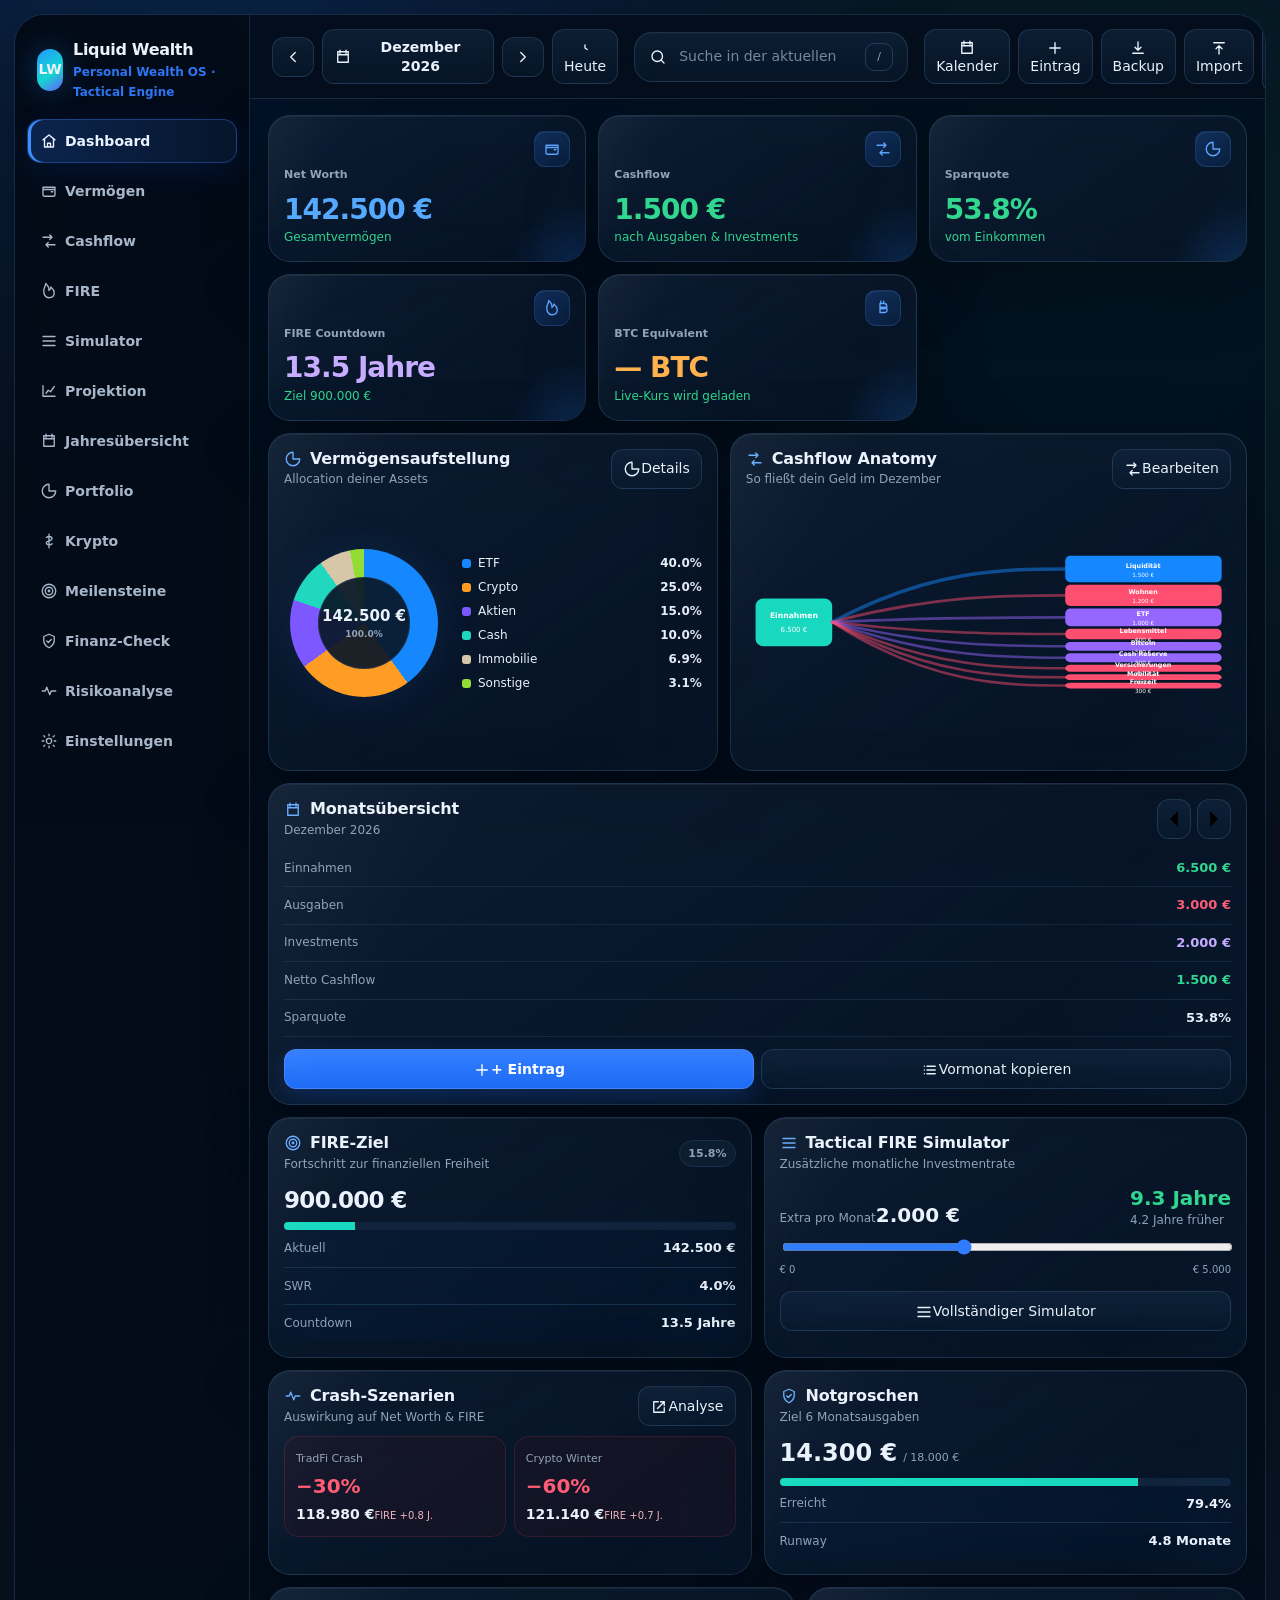
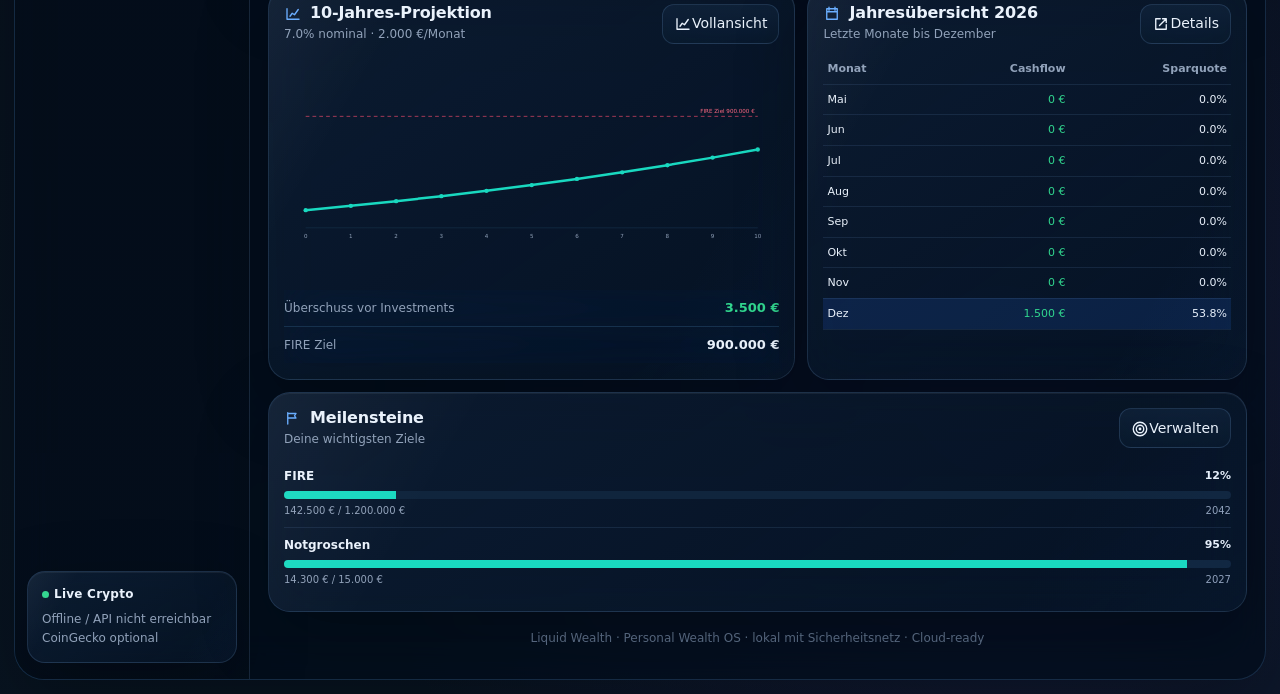
<file: recovery/v18-monolith.html>
<!doctype html>
<html lang="de">
<head>
<meta charset="utf-8"><meta name="viewport" content="width=device-width,initial-scale=1">
<title>Liquid Wealth Tactical Engine</title>
<style>
:root{color-scheme:dark;--bg:#050b16;--bg2:#081426;--panel:#0b192d;--panel2:#0e2038;--line:#1a3554;--text:#edf4ff;--muted:#8396b1;--blue:#1688ff;--cyan:#19d9c0;--green:#29df8c;--red:#ff4f70;--purple:#9667ff;--orange:#ffad3d;--yellow:#f3ce52;--shadow:0 18px 45px #0005}
html.light{color-scheme:light;--bg:#eef3f9;--bg2:#fff;--panel:#fff;--panel2:#f5f8fc;--line:#d7e1ee;--text:#17243a;--muted:#687b95;--shadow:0 12px 30px #17345716}*{box-sizing:border-box}body{margin:0;background:radial-gradient(circle at 20% -15%,#07316b 0,transparent 32%),radial-gradient(circle at 95% 75%,#261057 0,transparent 27%),var(--bg);color:var(--text);font-family:Inter,ui-sans-serif,system-ui,-apple-system,"Segoe UI",sans-serif}button,input,select{font:inherit}button{cursor:pointer}.app{min-height:100vh;display:grid;grid-template-columns:235px 1fr}.sidebar{background:#040a15cc;border-right:1px solid var(--line);padding:18px 11px;display:flex;flex-direction:column;backdrop-filter:blur(16px)}html.light .sidebar{background:#f8fbffdd}.brand{display:flex;gap:10px;align-items:center;padding:5px 9px 22px}.mark{width:40px;height:40px;border-radius:12px;background:linear-gradient(145deg,#1598ff,#3c43ff);display:grid;place-items:center;font-weight:900;box-shadow:0 0 30px #1688ff55}.brand b{display:block;font-size:15px}.brand small{color:var(--blue);font-weight:800}.nav{display:grid;gap:4px}.nav button{border:1px solid transparent;background:transparent;color:var(--muted);padding:10px 11px;border-radius:10px;text-align:left;font-weight:750;display:flex;gap:11px;align-items:center}.nav button:hover,.nav button.active{background:linear-gradient(90deg,#0b397e,#082653);color:#55a9ff;border-color:#154a85}.ico{width:20px;text-align:center}.sidebarBottom{margin-top:auto}.status{padding:12px;border:1px solid var(--line);background:var(--panel);border-radius:14px}.status h4{margin:0 0 8px;font-size:11px}.dot{display:inline-block;width:7px;height:7px;border-radius:50%;background:var(--green);margin-right:5px}.coinMini{display:grid;grid-template-columns:30px 1fr auto;gap:6px;font-size:11px;padding:5px 0}.coinMini em{font-style:normal;color:var(--green)}.main{min-width:0}.top{height:72px;position:sticky;top:0;z-index:20;display:flex;justify-content:space-between;align-items:center;padding:0 22px;background:#050b16bb;border-bottom:1px solid var(--line);backdrop-filter:blur(16px)}html.light .top{background:#ffffffdd}html.light body{background:radial-gradient(circle at 15% -10%,#dceeff 0,transparent 34%),radial-gradient(circle at 95% 80%,#eee7ff 0,transparent 30%),var(--bg)}html.light .topBtn,html.light .monthBtn,html.light .ghost,html.light .input,html.light .scenario{background:var(--panel);color:var(--text)}html.light .nav button:hover,html.light .nav button.active{background:#e6f1ff;color:#086fdc;border-color:#9bc9ff}html.light .notice{background:#eef6ff;color:#536a83;border-color:#c8dcf1}html.light .danger{background:#fff0f3;color:#c52d4c;border-color:#f1a5b5}.topLeft,.topRight,.dateNav{display:flex;align-items:center;gap:8px}.topBtn,.monthBtn,.primary,.ghost,.danger,.smallBtn{border:1px solid var(--line);background:var(--panel);color:var(--text);border-radius:9px;padding:8px 11px}.primary{background:var(--blue);border-color:var(--blue);color:#fff;font-weight:800}.ghost{background:transparent}.danger{background:#35101d;border-color:#6b1b32;color:#ff91a6}.monthLabel{min-width:150px;text-align:center;font-weight:850}.content{max-width:1650px;margin:auto;padding:18px 20px 30px}.view{display:none}.view.active{display:block}.grid{display:grid;gap:14px}.kpis{grid-template-columns:repeat(6,minmax(0,1fr))}.card{min-width:0;background:linear-gradient(145deg,#0c1b30eF,#081426f5);border:1px solid var(--line);border-radius:16px;padding:15px;box-shadow:var(--shadow)}html.light .card{min-width:0;background:linear-gradient(145deg,#fff,#f7faff)}.kpi{min-height:120px;position:relative;overflow:hidden}.kpi:after{content:"";position:absolute;width:130px;height:130px;border-radius:50%;right:-55px;bottom:-70px;background:#1688ff22;filter:blur(10px)}.klabel{font-size:11px;color:var(--muted);font-weight:800}.kicon{float:right;width:32px;height:32px;border-radius:9px;background:#0c376d;color:#51a8ff;display:grid;place-items:center}.kvalue{font-size:23px;font-weight:900;margin-top:12px}.ksub{font-size:10px;margin-top:5px;color:var(--green)}.red{color:var(--red)!important}.green{color:var(--green)!important}.blue{color:#55a9ff}.cyan{color:var(--cyan)}.purple{color:#c7adff}.orange{color:var(--orange)}.muted{color:var(--muted)}.dash{grid-template-columns:1.05fr 1.25fr .75fr;margin-top:14px}.lower{grid-template-columns:1fr 1fr 1fr;margin-top:14px}.wide{grid-template-columns:1.35fr .65fr;margin-top:14px}.toolbar{display:flex;justify-content:space-between;align-items:center;gap:10px;margin-bottom:10px}.toolbar h2{margin:0;font-size:16px}.sub{font-size:10px;color:var(--muted)}.alloc{display:grid;grid-template-columns:185px 1fr;gap:18px;align-items:center;min-height:270px}.donut{width:170px;height:170px;border-radius:50%;background:conic-gradient(#1688ff 0 35%,#ff9c24 35% 58%,#7d57ff 58% 72%,#20d8bd 72% 82%,#d5c7a8 82% 90%,#93dc35 90% 100%);display:grid;place-items:center;position:relative;margin:auto}.donut:after{content:"";width:105px;height:105px;border-radius:50%;background:var(--panel)}.donutCenter{position:absolute;z-index:2;text-align:center;font-size:17px;font-weight:900}.donutCenter small{display:block;color:var(--muted);font-size:9px}.legend{display:grid;gap:8px}.legendRow{display:grid;grid-template-columns:10px 1fr auto auto;gap:7px;align-items:center;font-size:11px}.sw{width:9px;height:9px;border-radius:3px}.metricGrid{display:grid;grid-template-columns:repeat(3,1fr);gap:8px}.metric{background:var(--panel2);border:1px solid var(--line);border-radius:10px;padding:10px}.metric span{display:block;color:var(--muted);font-size:9px}.metric b{display:block;font-size:14px;margin-top:4px}.statList{display:grid;gap:2px}.stat{display:flex;justify-content:space-between;padding:7px 0;border-bottom:1px solid var(--line);font-size:11px}.stat span{color:var(--muted)}.addRow{display:flex;gap:7px;margin-top:12px}.addRow>*{min-width:0}.addRow .grow{flex:1}.input{background:var(--panel);border:1px solid var(--line);color:var(--text);border-radius:8px;padding:8px;outline:none}.input:focus{border-color:var(--blue)}.table{width:100%;max-width:100%;border-collapse:collapse;font-size:11px}.table th,.table td{padding:8px 7px;border-bottom:1px solid var(--line);text-align:right}.table th:first-child,.table td:first-child{text-align:left}.table th{color:var(--muted);font-weight:800}.entry{display:grid;grid-template-columns:1fr 105px 55px 28px;gap:5px;align-items:center;padding:7px 0;border-bottom:1px solid var(--line)}.entry input{min-width:0}.entry .amount{text-align:right;font-weight:800}.toggle{display:flex;align-items:center;gap:4px;font-size:9px;color:var(--muted)}.toggle input{accent-color:var(--blue)}.miniGrid{display:grid;grid-template-columns:repeat(2,1fr);gap:8px}.sectionTitle{margin:0 0 5px;font-size:17px}.sectionSub{margin:0 0 15px;color:var(--muted);font-size:11px}.chart{width:100%;height:270px}.chartLegend{display:flex;gap:14px;font-size:10px;color:var(--muted);margin-top:4px}.bar{height:7px;background:#10253d;border-radius:8px;overflow:hidden}.bar i{display:block;height:100%;background:linear-gradient(90deg,#1688ff,#1ddcbf)}.progress{height:6px;background:#10253d;border-radius:8px;overflow:hidden}.progress i{display:block;height:100%;background:#19d9c0}.scenarioGrid{display:grid;grid-template-columns:repeat(3,1fr);gap:9px}.scenario{border:1px solid var(--line);background:var(--panel2);color:var(--text);border-radius:10px;padding:10px;text-align:left}.scenario.active{border-color:var(--red);background:#3a1020}.scenario b{display:block;margin-top:4px}.slider{width:100%;accent-color:var(--blue)}.bigNum{font-size:29px;font-weight:900;margin:4px 0}.formGrid{display:grid;grid-template-columns:repeat(2,1fr);gap:10px}.field label{display:block;color:var(--muted);font-size:10px;margin-bottom:5px}.field input,.field select{width:100%}.field.full{grid-column:1/-1}.actions{display:flex;flex-wrap:wrap;gap:8px;margin-top:13px}.assetCard{display:grid;grid-template-columns:1fr 130px 90px 80px 30px;gap:7px;align-items:center;padding:9px 0;border-bottom:1px solid var(--line);font-size:11px}.goal{padding:11px 0;border-bottom:1px solid var(--line)}.goalTop{display:flex;justify-content:space-between;font-size:11px}.search{width:240px}.notice{padding:10px 12px;border:1px solid #29486b;background:#0b1c32;border-radius:10px;font-size:11px;color:#a9bad0}.modal{position:fixed;inset:0;background:#000a;z-index:50;display:none;align-items:center;justify-content:center;padding:18px}.modal.show{display:flex}.modalBox{width:min(760px,100%);max-height:90vh;overflow:auto;background:var(--panel);border:1px solid var(--line);border-radius:17px;padding:18px;box-shadow:0 30px 90px #0008}.toast{position:fixed;right:20px;bottom:20px;background:#0b1b30;border:1px solid var(--line);color:#fff;padding:11px 14px;border-radius:10px;display:none;z-index:100}.toast.show{display:block}.stealth .sensitive{filter:blur(8px);user-select:none}.footer{text-align:center;color:#60738d;font-size:9px;padding:18px}.mobileOnly{display:none}@media(max-width:1200px){.app{grid-template-columns:76px 1fr}.brandText,.navText,.status{display:none}.nav button{justify-content:center}.kpis{grid-template-columns:repeat(3,1fr)}.dash,.lower,.wide{grid-template-columns:1fr}.monthGrid{grid-template-columns:repeat(2,1fr)}}@media(max-width:720px){.app{display:block}.sidebar{display:none}.mobileOnly{display:inline-block}.top{padding:0 10px}.content{padding:10px}.kpis,.monthGrid,.formGrid{grid-template-columns:1fr}.alloc{grid-template-columns:1fr}.metricGrid{grid-template-columns:1fr 1fr}.topRight .topBtn.hideMobile{display:none}.monthLabel{min-width:100px}.assetCard{grid-template-columns:1fr 90px 70px 30px}.assetCard .assetType{display:none}}

/* v5 visual accessibility and responsive scaling */
body{font-family:Inter,ui-sans-serif,system-ui,-apple-system,BlinkMacSystemFont,"SF Pro Display","Segoe UI Variable","Segoe UI",Roboto,Arial,sans-serif;font-size:clamp(13px,.18vw + 12px,15px);line-height:1.42}
.sectionTitle{font-size:clamp(18px,1.1vw,23px)}
.kvalue{font-size:clamp(20px,1.55vw,28px);letter-spacing:-.02em}
.toolbar h2{font-size:clamp(14px,.8vw,17px)}
.topBtn,.monthBtn,.primary,.ghost,.danger,.smallBtn{min-height:38px}
html.light .topBtn,html.light .monthBtn,html.light .ghost,html.light .smallBtn{background:#fff;color:#17243a;border-color:#c8d6e6}
html.light .primary{color:#fff}
html.light .danger{background:#fff1f4;color:#a92745;border-color:#f0b9c5}
html.light .notice{background:#f3f7fc;color:#425873;border-color:#c9d9e9}
html.light .scenario{background:#fff;color:#17243a}
html.light .scenario.active{background:#fff0f3;color:#8f2440;border-color:#df6b84}
html.light .kicon{background:#e8f2ff;color:#1269c9}
html.light .nav button:hover,html.light .nav button.active{background:#eaf3ff;color:#1269c9;border-color:#b9d4f3}
html.light .status{background:#fff}
.srOnly{position:absolute;width:1px;height:1px;padding:0;margin:-1px;overflow:hidden;clip:rect(0,0,0,0);white-space:nowrap;border:0}
.calendarGrid{display:grid;grid-template-columns:1fr 1fr;gap:12px}.calendarGrid .field{min-width:0}
.calendarActions{display:flex;gap:8px;justify-content:flex-end;margin-top:14px;flex-wrap:wrap}
.checkGrid{display:grid;grid-template-columns:repeat(3,minmax(0,1fr));gap:10px}
.checkCard{background:var(--panel2);border:1px solid var(--line);border-radius:12px;padding:12px}
.checkCard .label{color:var(--muted);font-size:10px;font-weight:800}.checkCard .value{font-size:clamp(17px,1.2vw,23px);font-weight:900;margin-top:5px}.checkCard .hint{font-size:10px;color:var(--muted);margin-top:4px}
@media(max-width:1200px){.checkGrid{grid-template-columns:repeat(2,minmax(0,1fr))}}
@media(max-width:720px){.calendarGrid,.checkGrid{grid-template-columns:1fr}.content{padding-left:10px;padding-right:10px}.top{gap:5px}.topLeft,.topRight{gap:5px}.topRight .topBtn{padding-left:8px;padding-right:8px}}

/* v6 visual system */
.icon{width:18px;height:18px;display:inline-grid;place-items:center;flex:0 0 18px;color:currentColor}.icon svg{width:18px;height:18px;stroke:currentColor;fill:none;stroke-width:1.8;stroke-linecap:round;stroke-linejoin:round}.nav .ico{width:20px;height:20px;display:grid;place-items:center}.nav .ico svg{width:19px;height:19px}.topBtn .icon,.monthBtn .icon,.primary .icon,.ghost .icon{vertical-align:middle;margin-right:6px}
.calendarShell{display:grid;grid-template-columns:1.15fr .85fr;gap:16px}.calendarBox{border:1px solid var(--line);background:var(--panel2);border-radius:15px;padding:14px}.calendarHead{display:flex;align-items:center;justify-content:space-between;margin-bottom:12px}.calendarTitle{font-size:18px;font-weight:900}.calendarWeek,.calendarDays{display:grid;grid-template-columns:repeat(7,1fr);gap:5px}.calendarWeek div{text-align:center;color:var(--muted);font-size:10px;font-weight:800;padding:5px 0}.calDay{min-height:42px;border:1px solid transparent;background:transparent;color:var(--text);border-radius:9px;font-size:12px}.calDay:hover{background:#12345b;border-color:#2b5d8e}.calDay.other{color:#50647e}.calDay.selected{background:var(--blue);color:#fff;border-color:#55adff}.calDay.today{outline:1px solid var(--cyan);outline-offset:-2px}.calDay.hasData:after{content:'';display:block;width:4px;height:4px;background:var(--green);border-radius:50%;margin:2px auto 0}.calControls{display:grid;gap:10px}.calJump{display:flex;gap:8px}.calJump>*{flex:1}.calendarHint{font-size:10px;color:var(--muted);line-height:1.5}.riskGrid{display:grid;grid-template-columns:repeat(4,minmax(0,1fr));gap:10px}.riskMetric{background:var(--panel2);border:1px solid var(--line);border-radius:12px;padding:12px}.riskMetric span{display:block;color:var(--muted);font-size:10px}.riskMetric b{display:block;font-size:22px;margin-top:5px}.riskCanvas{width:100%;height:280px;border:1px solid var(--line);border-radius:12px;background:var(--panel2)}
@media(max-width:900px){.calendarShell{grid-template-columns:1fr}.riskGrid{grid-template-columns:repeat(2,1fr)}}@media(max-width:720px){.riskGrid{grid-template-columns:1fr 1fr}.calDay{min-height:38px}}

/* Robust Light Mode */
html.light body{background:var(--bg);color:var(--text)}
html.light .sidebar{background:rgba(248,251,255,.96);color:var(--text)}
html.light .top{background:rgba(255,255,255,.94);color:var(--text)}
html.light .nav button{color:#5c6f88}
html.light .nav button:hover,html.light .nav button.active{background:#e5f1ff;color:#086fdc;border-color:#a9cdf1}
html.light .card,html.light .metric,html.light .status,html.light .notice,html.light .scenario,html.light .input,html.light .topBtn,html.light .monthBtn,html.light .monthLabel,html.light .ghost,html.light .smallBtn{background:#fff;color:var(--text)}
html.light .card{box-shadow:0 10px 28px rgba(31,65,104,.10)}
html.light .metric{background:#f6f9fd}
html.light .table th{color:#5f7188}
html.light .table td,html.light .stat,html.light .entry,html.light .assetCard,.light .goal{border-color:#dbe4ef}
html.light .bar,html.light .progress{background:#dfe8f2}
html.light .modal{background:rgba(20,35,55,.38)}
html.light .modalBox{background:#fff;color:var(--text);box-shadow:0 30px 80px rgba(24,52,84,.20)}
html.light .toast{background:#172a43;color:#fff}
html.light .scenario.active{background:#fff0f3;color:#8f2440;border-color:#df6b84}
html.light .danger{background:#fff1f4;color:#a92745;border-color:#efb3c0}
html.light .sub,html.light .sectionSub,html.light .footer{color:#687b95}
html.light .kicon{background:#e7f1ff;color:#1269c9}
html.light .donut:after{background:#fff}
.themeText{font-size:10px;font-weight:800;margin-left:5px}
</style>

<style id="trackwise-inspired-v15">
:root{
  --bg:#06111f;
  --bg2:#081625;
  --panel:#091728;
  --panel2:#0d1e31;
  --line:#16314d;
  --text:#eaf2fc;
  --muted:#91a2ba;
  --blue:#2f7cff;
  --cyan:#19d4c0;
  --green:#31d68f;
  --red:#ff5c76;
  --purple:#8a74ff;
  --orange:#ffb14d;
  --yellow:#ebc85a;
  --shadow:0 28px 70px rgba(0,0,0,.28);
  --radius:22px;
  --font-ui:Inter,ui-sans-serif,system-ui,-apple-system,BlinkMacSystemFont,"Segoe UI Variable","Segoe UI",Roboto,Helvetica,Arial,sans-serif;
}
html,body{font-family:var(--font-ui)!important;font-size:14px!important}
body{
  padding:14px;
  background:
    radial-gradient(circle at 15% 0%, rgba(37,111,255,.16), transparent 28%),
    radial-gradient(circle at 100% 100%, rgba(25,212,192,.10), transparent 26%),
    linear-gradient(180deg,#06111f,#08131f 55%,#091522);
  min-height:100vh;
}
.app{
  min-height:calc(100vh - 28px)!important;
  border:1px solid rgba(56,96,138,.35);
  border-radius:30px;
  overflow:hidden;
  background:linear-gradient(180deg,rgba(6,17,31,.96),rgba(8,20,34,.98));
  box-shadow:0 30px 80px rgba(0,0,0,.28);
}
.sidebar{
  background:linear-gradient(180deg,rgba(5,13,24,.96),rgba(7,16,28,.98))!important;
  border-right:1px solid rgba(50,91,132,.45)!important;
  padding:18px 12px 16px!important;
}
.brand{padding:6px 10px 18px!important}
.mark{
  width:42px!important;height:42px!important;border-radius:14px!important;
  background:linear-gradient(145deg,#2386ff,#0bc8ea 60%,#3a60ff)!important;
  box-shadow:0 0 24px rgba(35,134,255,.35)!important;
}
.brand b{font-size:16px!important;letter-spacing:-.02em}
.brand small{font-size:12px!important;font-weight:700;opacity:.95}
.nav{gap:6px!important}
.nav button{
  min-height:46px;
  padding:12px 14px!important;
  border-radius:14px!important;
  color:#a7b7c9!important;
  font-size:14px!important;
  font-weight:700!important;
}
.nav button:hover,.nav button.active{
  background:linear-gradient(90deg,rgba(36,117,255,.18),rgba(18,41,75,.9))!important;
  border:1px solid rgba(68,129,255,.35)!important;
  color:#e9f2ff!important;
}
.icon,.ico{display:inline-flex;align-items:center;justify-content:center;width:18px;height:18px;flex:0 0 18px}
.icon svg,.ico svg{width:18px;height:18px;stroke:currentColor;fill:none;stroke-width:1.9;stroke-linecap:round;stroke-linejoin:round}
.status{
  border-radius:18px!important;
  padding:14px!important;
  background:linear-gradient(180deg,rgba(10,24,39,.95),rgba(8,19,32,.98))!important;
}
.status h4{font-size:12px!important;letter-spacing:.02em}
.coinMini{grid-template-columns:42px 1fr auto!important;gap:8px!important;font-size:12px!important;padding:7px 0!important}
.coinMini b{display:inline-flex;align-items:center;justify-content:center;width:32px;height:32px;border-radius:10px;background:rgba(48,124,255,.12);font-size:11px}
.top{
  height:84px!important;
  display:grid!important;
  grid-template-columns:auto 1fr auto;
  gap:16px;
  padding:0 22px!important;
  background:rgba(6,16,29,.82)!important;
  border-bottom:1px solid rgba(51,90,130,.42)!important;
}
.topCenter{display:flex;justify-content:center}
.searchBar{
  width:min(520px,100%);
  display:flex;align-items:center;gap:10px;
  padding:10px 14px;
  border:1px solid rgba(58,96,136,.5);
  background:linear-gradient(180deg,rgba(10,22,38,.95),rgba(9,18,31,.96));
  border-radius:18px;
  box-shadow:inset 0 1px 0 rgba(255,255,255,.02);
}
.searchBar input{
  flex:1;min-width:0;border:0;outline:0;background:transparent;color:var(--text);
  font:inherit
}
.searchBar input::placeholder{color:#7488a4}
.searchBar .keyHint{
  min-width:28px;height:28px;display:grid;place-items:center;
  border:1px solid rgba(58,96,136,.5);border-radius:9px;color:var(--muted);font-size:11px
}
.topLeft,.topRight,.dateNav{display:flex;align-items:center;gap:8px}
.topBtn,.monthBtn,.primary,.ghost,.danger,.smallBtn,.monthLabel{
  min-height:40px;
  border-radius:12px!important;
  padding:9px 12px!important;
}
.monthLabel{
  min-width:172px!important;
  background:linear-gradient(180deg,rgba(9,22,38,.94),rgba(8,18,31,.96))!important;
  border:1px solid rgba(58,96,136,.5)!important;
  display:inline-flex;align-items:center;justify-content:center;gap:8px
}
.topBtn,.monthBtn,.ghost,.smallBtn{
  background:linear-gradient(180deg,rgba(10,23,39,.94),rgba(8,18,31,.96))!important;
  border:1px solid rgba(58,96,136,.45)!important;
}
.primary{
  background:linear-gradient(180deg,#347fff,#1f6df8)!important;
  border-color:rgba(82,139,255,.7)!important;
  color:#fff!important;
}
.userPill{
  display:flex;align-items:center;gap:10px;
  padding:8px 12px;
  border:1px solid rgba(58,96,136,.45);
  background:linear-gradient(180deg,rgba(10,22,38,.95),rgba(9,18,31,.98));
  border-radius:16px;
}
.avatar{
  width:34px;height:34px;border-radius:50%;
  background:linear-gradient(145deg,#2f7cff,#19d4c0);
  display:grid;place-items:center;font-size:12px;font-weight:900;color:#fff
}
.userMeta b{display:block;font-size:13px;line-height:1.1}
.userMeta small{display:block;font-size:11px;color:var(--muted)}
.content{max-width:1700px!important;padding:18px 20px 30px!important}
.kpis{grid-template-columns:repeat(4,minmax(0,1fr))!important}
.card{
  border-radius:var(--radius)!important;
  border:1px solid rgba(58,96,136,.34)!important;
  background:linear-gradient(180deg,rgba(10,22,38,.96),rgba(9,18,31,.98))!important;
  box-shadow:0 16px 48px rgba(0,0,0,.18)!important;
  padding:16px!important;
}
.kpi{
  min-height:130px!important;
  padding:16px!important;
}
.kicon{
  float:none!important;
  margin-left:auto;
  width:38px!important;height:38px!important;border-radius:12px!important;
  background:rgba(42,116,255,.14)!important;color:#5fa4ff!important;
}
.klabel,.sub,.ksub,.metric span,.table th,.sectionSub,.muted,.footer{font-size:12px!important}
.kvalue{font-size:30px!important;line-height:1.1;font-weight:900!important;letter-spacing:-.03em}
.sectionTitle{font-size:20px!important}
.toolbar h2{font-size:17px!important}
.metric b{font-size:15px!important}
.table{font-size:12px!important}
.entry,.assetCard,.goalTop,.stat{font-size:12px!important}
.input{min-height:40px;border-radius:12px!important}
.addRow{align-items:center;flex-wrap:wrap}
.search{width:260px!important}
.dash{grid-template-columns:1.05fr 1.2fr .8fr!important}
.lower{grid-template-columns:1fr 1fr 1fr!important}
.wide{grid-template-columns:1.25fr .75fr!important}
.notice{
  border-radius:14px!important;
  border:1px solid rgba(58,96,136,.35)!important;
  background:rgba(14,32,55,.9)!important;
}
.scenarioGrid{grid-template-columns:repeat(3,minmax(0,1fr))!important}
.scenario{
  min-height:102px;
  border-radius:16px!important;
  background:linear-gradient(180deg,rgba(14,31,49,.96),rgba(11,22,36,.98))!important;
}
.scenario.active{
  background:linear-gradient(180deg,rgba(58,18,33,.98),rgba(43,13,24,.98))!important;
}
.progress,.bar{height:8px!important;border-radius:999px!important}
.modalBox{border-radius:24px!important}
.footer{padding:18px 0 6px!important}

/* Better calendar visuals */
.calendarShell{display:grid;grid-template-columns:1.3fr .7fr;gap:14px}
.calendarBox{
  border:1px solid rgba(58,96,136,.35);
  background:linear-gradient(180deg,rgba(10,22,38,.96),rgba(9,18,31,.98));
  border-radius:20px;
  padding:14px;
}
.calendarHead{display:flex;align-items:center;justify-content:space-between;margin-bottom:10px}
.calendarTitle{font-weight:800}
.calendarWeek,.calendarDays{display:grid;grid-template-columns:repeat(7,1fr);gap:8px}
.calendarWeek div{font-size:11px;color:var(--muted);text-align:center;padding:8px 0}
.calDay{
  position:relative;min-height:44px;border:1px solid rgba(58,96,136,.3);
  background:rgba(9,19,32,.9);color:var(--text);border-radius:12px
}
.calDay.other{opacity:.45}
.calDay.today{outline:2px solid rgba(25,212,192,.5)}
.calDay.selected{background:linear-gradient(180deg,#2f7cff,#1f65ef);border-color:#448dff;color:#fff}
.calDay.hasData::after{
  content:"";position:absolute;bottom:7px;left:50%;transform:translateX(-50%);
  width:6px;height:6px;border-radius:50%;background:var(--green)
}
.calendarHint{font-size:12px;color:var(--muted);line-height:1.45}
.calJump{display:flex;gap:8px;margin-top:12px}
.riskCanvas{width:100%;height:280px}

/* Search filter visuals */
.isHiddenSearch{display:none!important}
.isDimSearch{opacity:.32;filter:saturate(.75)}

/* Light mode */
html.light body{
  background:
    radial-gradient(circle at 12% 0%, rgba(47,124,255,.08), transparent 30%),
    radial-gradient(circle at 100% 100%, rgba(25,212,192,.06), transparent 28%),
    linear-gradient(180deg,#edf3fa,#f3f7fb 60%,#edf3fa)!important;
}
html.light .app{
  background:linear-gradient(180deg,rgba(248,251,255,.98),rgba(241,246,251,.99))!important;
  border-color:#d8e2ef!important;
  box-shadow:0 24px 60px rgba(20,41,63,.08)!important;
}
html.light .sidebar,html.light .top{
  background:rgba(255,255,255,.92)!important;
  border-color:#d9e3ef!important;
}
html.light .card,html.light .status,html.light .searchBar,html.light .userPill,
html.light .topBtn,html.light .monthBtn,html.light .monthLabel,html.light .ghost,html.light .smallBtn,
html.light .calendarBox,html.light .scenario{
  background:linear-gradient(180deg,#ffffff,#f8fbff)!important;
  border-color:#d9e3ef!important;
  color:var(--text)!important;
}
html.light .nav button{color:#5b6f86!important}
html.light .nav button:hover,html.light .nav button.active{
  background:linear-gradient(90deg,#ebf4ff,#f4f8ff)!important;
  color:#0d66d8!important;border-color:#c6daf4!important;
}
html.light .kicon{background:#eef5ff!important;color:#2474e8!important}
html.light .notice{background:#f4f8fd!important;color:#5a6d84!important;border-color:#d9e3ef!important}
html.light .searchBar input::placeholder{color:#8090a6}
html.light .searchBar .keyHint{border-color:#d9e3ef!important}
html.light .coinMini b{background:#eef5ff;color:#2474e8}
html.light .calDay{background:#fff;border-color:#d9e3ef;color:var(--text)}
html.light .calDay.selected{background:linear-gradient(180deg,#2f7cff,#1f65ef)!important;color:#fff}
@media(max-width:1280px){
  .top{grid-template-columns:auto 1fr auto!important}
  .kpis{grid-template-columns:repeat(2,minmax(0,1fr))!important}
  .dash,.lower,.wide,.calendarShell{grid-template-columns:1fr!important}
}
@media(max-width:760px){
  body{padding:0}
  .app{min-height:100vh!important;border-radius:0}
  .top{grid-template-columns:1fr!important;height:auto!important;padding:12px!important}
  .topCenter{order:3}
  .userPill{display:none}
  .kpis{grid-template-columns:1fr!important}
  .content{padding:12px!important}
}
</style>

<style id="v16-unified-scale">
:root{
  --ui-11:11px;
  --ui-12:12px;
  --ui-14:14px;
  --ui-16:16px;
  --ui-20:20px;
  --ui-28:28px;
}
html,body{font-size:14px!important}
body,button,input,select,textarea{font-family:var(--font-ui)!important}
button,input,select,textarea{font-size:14px!important;line-height:1.3!important}
h1,.sectionTitle{font-size:20px!important;line-height:1.25!important;letter-spacing:-.02em!important}
h2,.toolbar h2{font-size:16px!important;line-height:1.3!important;letter-spacing:-.01em!important}
h3{font-size:14px!important}
.sectionSub,.sub,.muted,.ksub,.field label,.status small,.calendarHint,.notice,.footer{font-size:12px!important;line-height:1.4!important}
.klabel,.metric span,.table th{font-size:11px!important}
.kvalue{font-size:28px!important;line-height:1.05!important;letter-spacing:-.035em!important}
.bigNum{font-size:26px!important;line-height:1.1!important}
.metric b{font-size:14px!important}
.stat,.entry,.assetCard,.goalTop,.table,.legendRow,.coinMini{font-size:12px!important}

/* Consistent icons everywhere */
.icon,.ico,.autoIcon,.kicon svg{
  width:18px!important;height:18px!important;flex:0 0 18px!important
}
.icon svg,.ico svg,.autoIcon svg,.kicon svg{
  width:18px!important;height:18px!important;
  stroke-width:1.8!important
}
.kicon{
  width:36px!important;height:36px!important;
  border-radius:11px!important;
  display:grid!important;place-items:center!important
}
button .icon,button .ico,button .autoIcon{margin:0!important}
button{gap:7px!important}
.topBtn,.monthBtn,.ghost,.primary,.danger,.smallBtn{
  min-height:40px!important;padding:8px 11px!important
}
.nav button{min-height:44px!important;padding:10px 12px!important}
.input{min-height:40px!important;padding:8px 10px!important}

/* Unified spacing */
.content{padding:16px 18px 26px!important}
.card{padding:15px!important}
.grid{gap:12px!important}
.toolbar{margin-bottom:10px!important}
.addRow,.actions{gap:7px!important}

/* Dashboard only */
.dashboardHero{
  display:grid;
  grid-template-columns:repeat(4,minmax(0,1fr));
  gap:12px;
  margin-bottom:12px
}
.dashboardHero .kpi{min-height:116px!important}
.dashboardMain{
  display:grid;
  grid-template-columns:minmax(0,1.55fr) minmax(320px,.75fr);
  gap:12px;
  margin-bottom:12px
}
.dashboardSide{display:grid;gap:12px}
.dashboardLower{
  display:grid;
  grid-template-columns:minmax(0,1.45fr) minmax(320px,.85fr);
  gap:12px
}
.dashboardCardTall{min-height:340px}
.dashboardCardCompact{min-height:0}
.dashboardCashTop{
  display:grid;grid-template-columns:repeat(3,minmax(0,1fr));gap:8px;margin-bottom:12px
}
.dashboardMicro{
  padding:11px 12px;border:1px solid var(--line);border-radius:14px;background:var(--panel2)
}
.dashboardMicro span{display:block;color:var(--muted);font-size:11px}
.dashboardMicro b{display:block;margin-top:4px;font-size:16px}
.fireProgressBlock{display:grid;gap:10px}
.fireProgressValue{display:flex;align-items:flex-end;justify-content:space-between;gap:12px}
.fireProgressValue strong{font-size:26px;letter-spacing:-.03em}
.fireProgressValue span{font-size:12px;color:var(--muted);text-align:right}
.quickFacts{display:grid;gap:0}
.quickFact{display:flex;justify-content:space-between;align-items:center;padding:9px 0;border-bottom:1px solid var(--line)}
.quickFact:last-child{border-bottom:0}
.quickFact span{color:var(--muted);font-size:12px}
.quickFact b{font-size:13px}
.compactActions{display:flex;gap:7px;flex-wrap:wrap;margin-top:12px}
.compactActions button{flex:1;min-width:125px}
.dashboardAllocation .alloc{grid-template-columns:165px 1fr!important;min-height:250px!important}
.dashboardAllocation .donut{width:150px!important;height:150px!important}
.dashboardAllocation .donut:after{width:92px!important;height:92px!important}
.dashboardAllocation .donutCenter{font-size:15px!important}
.dashboardAllocation .legend{gap:7px!important}
.dashboardAllocation .legendRow{grid-template-columns:9px 1fr auto!important}
.dashboardAllocation .legendRow span:last-child{display:none}
.dashboardProjection .chart{height:230px!important}
.dashboardCashflow svg{height:250px!important}
.dashboardBadge{
  display:inline-flex;align-items:center;gap:6px;
  padding:5px 8px;border-radius:999px;
  font-size:11px;font-weight:700;
  border:1px solid var(--line);background:var(--panel2);color:var(--muted)
}

@media(max-width:1250px){
  .dashboardHero{grid-template-columns:repeat(2,minmax(0,1fr))}
  .dashboardMain,.dashboardLower{grid-template-columns:1fr}
  .dashboardSide{grid-template-columns:repeat(2,minmax(0,1fr))}
}
@media(max-width:760px){
  .dashboardHero,.dashboardSide{grid-template-columns:1fr}
  .dashboardAllocation .alloc{grid-template-columns:1fr!important}
  .dashboardCashTop{grid-template-columns:1fr}
}
</style>

<meta name="theme-color" content="#07111f">
<meta name="apple-mobile-web-app-capable" content="yes">
<meta name="apple-mobile-web-app-status-bar-style" content="black-translucent">
<meta name="apple-mobile-web-app-title" content="Liquid Wealth">

<style id="v18-liquid-glass">
:root{
  --glass:rgba(10,25,44,.64);
  --glass-strong:rgba(9,23,40,.82);
  --glass-soft:rgba(17,39,64,.52);
  --glass-line:rgba(130,178,231,.18);
  --glass-highlight:rgba(255,255,255,.055);
  --glass-shadow:0 22px 70px rgba(0,0,0,.28);
  --dock-h:74px;
}
body{
  background:
    radial-gradient(circle at 16% -8%,rgba(25,119,255,.22),transparent 27%),
    radial-gradient(circle at 88% 12%,rgba(0,210,190,.10),transparent 25%),
    radial-gradient(circle at 78% 86%,rgba(129,72,255,.11),transparent 30%),
    linear-gradient(160deg,#06101d 0%,#07111e 48%,#081522 100%)!important;
}
.app{background:rgba(4,13,25,.72)!important;backdrop-filter:blur(24px) saturate(135%)}
.sidebar,.top,.card,.status,.searchBar,.userPill,.topBtn,.monthBtn,.monthLabel,.ghost,.smallBtn,.scenario,.modalBox,.dashboardMicro,.quickFact,.checkCard,.riskMetric,.calendarBox{
  backdrop-filter:blur(24px) saturate(150%);
  -webkit-backdrop-filter:blur(24px) saturate(150%);
}
.sidebar{background:linear-gradient(180deg,rgba(3,11,22,.86),rgba(5,15,27,.76))!important;border-right-color:var(--glass-line)!important}
.top{background:rgba(5,15,28,.62)!important;border-bottom-color:var(--glass-line)!important}
.card,.status,.calendarBox,.checkCard,.riskMetric{
  position:relative;
  background:linear-gradient(145deg,rgba(15,34,57,.72),rgba(8,22,38,.58))!important;
  border:1px solid var(--glass-line)!important;
  box-shadow:inset 0 1px 0 var(--glass-highlight),var(--glass-shadow)!important;
}
.card:before,.status:before,.calendarBox:before,.checkCard:before,.riskMetric:before{
  content:"";position:absolute;inset:0;border-radius:inherit;pointer-events:none;
  background:linear-gradient(120deg,rgba(255,255,255,.045),transparent 20%,transparent 78%,rgba(62,132,255,.035));
}
.nav button{transition:.18s ease;position:relative;overflow:hidden}
.nav button:hover{transform:translateX(2px)}
.nav button.active{background:linear-gradient(90deg,rgba(42,119,255,.24),rgba(18,60,111,.24))!important;box-shadow:inset 3px 0 0 #3991ff,0 8px 30px rgba(16,98,255,.12)}
.mark{background:linear-gradient(145deg,#2498ff,#14d7cf 58%,#675bff)!important;box-shadow:0 0 30px rgba(37,139,255,.32)!important}
.primary{box-shadow:0 10px 24px rgba(30,112,255,.22);transition:.18s ease}
.primary:hover{transform:translateY(-1px)}
.topBtn,.monthBtn,.monthLabel,.ghost,.smallBtn,.searchBar,.userPill,.scenario,.input{
  background:linear-gradient(180deg,rgba(18,38,61,.68),rgba(10,27,46,.58))!important;
  border-color:var(--glass-line)!important;
}
.input:focus{border-color:rgba(78,149,255,.75)!important;box-shadow:0 0 0 3px rgba(47,124,255,.10)}
.dashboardHero{grid-template-columns:repeat(5,minmax(0,1fr))!important;gap:12px}
.dashboardHero .kpi{min-height:122px!important}
.kpi{overflow:hidden}.kpi:after{background:radial-gradient(circle,rgba(39,128,255,.18),transparent 68%)!important;filter:none!important}
.kicon{background:linear-gradient(145deg,rgba(47,124,255,.24),rgba(23,102,208,.13))!important;border:1px solid rgba(102,165,255,.16);box-shadow:inset 0 1px 0 rgba(255,255,255,.05)}
.kicon svg{stroke:currentColor!important;fill:none!important;stroke-linecap:round;stroke-linejoin:round}
.dashboardGridTop{display:grid;grid-template-columns:1.02fr 1.2fr .72fr;gap:12px;margin-bottom:12px}
.dashboardGridMid{display:grid;grid-template-columns:.85fr 1.2fr 1.05fr .82fr;gap:12px;margin-bottom:12px}
.dashboardGridBottom{display:grid;grid-template-columns:1.4fr .86fr .84fr;gap:12px}
.dashboardCard{min-width:0;overflow:hidden}
.dashboardCard .toolbar{position:relative;z-index:2}
.dashboardCard h2{display:flex;align-items:center;gap:8px}
.dashboardCard h2 .icon{color:#6aaeff}
.dashboardAllocation .alloc{grid-template-columns:160px 1fr!important;min-height:248px!important}
.dashboardAllocation .donut{width:148px!important;height:148px!important;box-shadow:0 0 42px rgba(47,124,255,.12)}
.dashboardAllocation .donut:after{width:92px!important;height:92px!important;background:rgba(8,23,40,.92)!important;box-shadow:inset 0 0 0 1px rgba(126,177,230,.12)}
.dashboardFlow .chart{height:250px!important}
.monthSummary{display:grid;gap:0}
.monthSummaryRow{display:flex;justify-content:space-between;align-items:center;padding:9px 0;border-bottom:1px solid rgba(125,173,225,.12);font-size:12px}
.monthSummaryRow span{color:var(--muted)}
.monthSummaryRow b{font-size:13px}
.monthNavMini{display:flex;gap:6px}.monthNavMini button{width:34px;height:34px;padding:0!important;display:grid;place-items:center}
.fireGoalValue{font-size:23px;font-weight:900;letter-spacing:-.03em;margin:8px 0 6px}
.dashboardSliderTop{display:flex;justify-content:space-between;gap:10px;align-items:flex-end}.dashboardSliderTop b{font-size:20px}
.dashboardSliderWrap{padding:8px 0 2px}.dashboardSliderScale{display:flex;justify-content:space-between;color:var(--muted);font-size:10px;margin-top:2px}
.crashCards{display:grid;grid-template-columns:1fr 1fr;gap:8px}
.crashCard{padding:11px;border:1px solid rgba(255,92,118,.14);border-radius:15px;background:rgba(60,18,33,.22)}
.crashCard span{font-size:11px;color:var(--muted)}.crashCard strong{display:block;font-size:20px;color:var(--red);margin:4px 0}.crashCard small{font-size:10px;color:#f0b4bf}
.emergencyBig{display:flex;align-items:baseline;gap:6px;margin:7px 0}.emergencyBig strong{font-size:24px}.emergencyBig span{font-size:11px;color:var(--muted)}
.yearMini{width:100%;border-collapse:collapse;font-size:11px}.yearMini th,.yearMini td{padding:7px 4px;border-bottom:1px solid rgba(125,173,225,.12);text-align:right}.yearMini th:first-child,.yearMini td:first-child{text-align:left}.yearMini th{color:var(--muted);font-weight:700}.yearMini tr.active{background:rgba(47,124,255,.14)}
.milestoneItem{padding:9px 0;border-bottom:1px solid rgba(125,173,225,.12)}.milestoneItem:last-child{border-bottom:0}.milestoneTop{display:flex;justify-content:space-between;gap:10px;font-size:12px}.milestoneTop span{font-weight:700}.milestoneTop b{font-size:11px}.milestoneMeta{display:flex;justify-content:space-between;color:var(--muted);font-size:10px;margin-top:5px}
.syncBadge{display:inline-flex;align-items:center;gap:6px;padding:5px 9px;border:1px solid var(--glass-line);border-radius:999px;background:rgba(11,29,49,.5);color:var(--muted);font-size:11px}.syncBadge i{width:7px;height:7px;border-radius:50%;background:var(--orange)}
.settingsGridV18{display:grid;grid-template-columns:1.1fr .9fr .9fr;gap:12px}.checkpointList{display:grid;gap:7px;margin-top:10px}.checkpointRow{display:flex;justify-content:space-between;gap:10px;font-size:11px;padding:8px 0;border-bottom:1px solid rgba(125,173,225,.12)}.checkpointRow span{color:var(--muted)}
.table{min-width:560px}.card:has(> .table){overflow-x:auto}
.mobileDock,.mobileSheet{display:none}
html.light body{background:linear-gradient(160deg,#edf5fd,#f4f8fc 48%,#edf2f8)!important}
html.light .card,html.light .status,html.light .calendarBox,html.light .checkCard,html.light .riskMetric,
html.light .topBtn,html.light .monthBtn,html.light .monthLabel,html.light .ghost,html.light .smallBtn,html.light .searchBar,html.light .userPill,html.light .scenario,html.light .input{
  background:linear-gradient(145deg,rgba(255,255,255,.84),rgba(244,249,255,.72))!important;border-color:rgba(94,130,172,.17)!important
}
html.light .top{background:rgba(248,252,255,.72)!important}.light .sidebar{background:rgba(248,252,255,.76)!important}
@media(max-width:1450px){.dashboardHero{grid-template-columns:repeat(3,minmax(0,1fr))!important}.dashboardGridTop{grid-template-columns:1fr 1.15fr}.dashboardMonth{grid-column:1/-1}.dashboardGridMid{grid-template-columns:repeat(2,minmax(0,1fr))}.dashboardGridBottom{grid-template-columns:1.2fr 1fr}.dashboardMilestones{grid-column:1/-1}.settingsGridV18{grid-template-columns:1fr 1fr}.settingsGridV18>.card:first-child{grid-column:1/-1}}
@media(max-width:900px){.dashboardGridTop,.dashboardGridBottom{grid-template-columns:1fr}.dashboardMonth,.dashboardMilestones{grid-column:auto}.dashboardHero{grid-template-columns:repeat(2,minmax(0,1fr))!important}.dashboardGridMid{grid-template-columns:1fr 1fr}}
@media(max-width:760px){
  body{padding:0!important;padding-bottom:calc(var(--dock-h) + env(safe-area-inset-bottom))!important}
  .app{border:0!important;min-height:100vh!important}
  .sidebar{display:none!important}
  .top{position:sticky!important;top:0;grid-template-columns:1fr auto!important;gap:8px!important;padding:calc(8px + env(safe-area-inset-top)) 10px 9px!important;background:rgba(5,15,28,.72)!important}
  .topLeft{grid-column:1/-1;justify-content:space-between;width:100%}.topLeft .monthLabel{flex:1;min-width:0!important}.topLeft #today{display:none!important}
  .topCenter{display:none!important}.topRight{grid-column:1/-1;justify-content:flex-end;width:100%}.topRight #calendarBtn,.topRight #appearanceToggle,.topRight #stealth,.topRight #openSettings{display:flex!important}.topRight #calendarBtn span.hideMobile,.topRight #stealth span.hideMobile,.topRight #openSettings span.hideMobile,.topRight #appearanceToggle .themeText{display:none!important}.topRight button{width:42px!important;padding:0!important;justify-content:center}.topRight .userPill{display:none!important}
  .content{padding:10px 10px 18px!important}
  .dashboardHero{display:flex!important;overflow-x:auto;scroll-snap-type:x mandatory;gap:9px;padding-bottom:2px;margin:0 -10px 10px;padding-left:10px;padding-right:10px;scrollbar-width:none}.dashboardHero::-webkit-scrollbar{display:none}.dashboardHero .kpi{min-width:168px!important;scroll-snap-align:start;min-height:112px!important}.dashboardHero .kvalue{font-size:23px!important}
  .dashboardGridTop,.dashboardGridMid,.dashboardGridBottom{grid-template-columns:1fr!important;gap:10px;margin-bottom:10px}.dashboardMonth,.dashboardMilestones{grid-column:auto}
  .card{border-radius:20px!important;padding:14px!important}.dashboardAllocation .alloc{grid-template-columns:130px 1fr!important}.dashboardAllocation .donut{width:122px!important;height:122px!important}.dashboardAllocation .donut:after{width:76px!important;height:76px!important}.dashboardAllocation .legendRow{font-size:11px!important}.dashboardFlow .chart{height:220px!important}
  .crashCards{grid-template-columns:1fr 1fr}.settingsGridV18{grid-template-columns:1fr}.settingsGridV18>.card:first-child{grid-column:auto}
  .mobileDock{position:fixed;left:8px;right:8px;bottom:calc(8px + env(safe-area-inset-bottom));height:62px;z-index:80;display:grid;grid-template-columns:repeat(5,1fr);padding:6px;border:1px solid rgba(123,177,233,.18);border-radius:22px;background:rgba(6,18,32,.78);backdrop-filter:blur(28px) saturate(160%);-webkit-backdrop-filter:blur(28px) saturate(160%);box-shadow:0 16px 50px rgba(0,0,0,.38),inset 0 1px 0 rgba(255,255,255,.05)}
  .mobileDock button{border:0;background:transparent;color:#8296b1;border-radius:16px;display:flex;flex-direction:column;align-items:center;justify-content:center;gap:2px;font-size:9px;font-weight:700}.mobileDock button .icon{width:20px!important;height:20px!important}.mobileDock button.active{background:rgba(47,124,255,.18);color:#70b1ff}
  .mobileSheet{position:fixed;inset:0;z-index:90}.mobileSheet.show{display:block}.mobileSheet .scrim{position:absolute;inset:0;background:rgba(0,0,0,.48);backdrop-filter:blur(6px)}.mobileSheetPanel{position:absolute;left:8px;right:8px;bottom:calc(8px + env(safe-area-inset-bottom));padding:12px;border:1px solid var(--glass-line);border-radius:24px;background:rgba(7,20,35,.94);backdrop-filter:blur(30px) saturate(160%);-webkit-backdrop-filter:blur(30px) saturate(160%);box-shadow:0 24px 70px rgba(0,0,0,.5)}.mobileSheetHead{display:flex;justify-content:space-between;align-items:center;padding:4px 4px 10px}.mobileSheetHead b{font-size:15px}.mobileSheetHead button{width:38px;height:38px;border-radius:12px;border:1px solid var(--glass-line);background:rgba(17,38,60,.7);color:var(--text)}.mobileSheetGrid{display:grid;grid-template-columns:1fr 1fr;gap:8px}.mobileSheetGrid button{min-height:58px;border:1px solid var(--glass-line);border-radius:16px;background:rgba(15,34,55,.72);color:var(--text);display:flex;align-items:center;gap:10px;padding:11px;text-align:left;font-weight:700}.mobileSheetGrid button .icon{color:#6aaeff}
  .toast{bottom:calc(var(--dock-h) + 18px + env(safe-area-inset-bottom));left:12px;right:12px;text-align:center}
  .footer{padding-bottom:14px!important}.table{min-width:640px}.assetCard{grid-template-columns:1fr 86px 34px!important}.assetCard .assetType{display:none!important}.goalTop{align-items:center;gap:8px}.goalTop input{min-width:0}
}
@media(max-width:430px){.crashCards{grid-template-columns:1fr}.dashboardAllocation .alloc{grid-template-columns:1fr!important}.dashboardAllocation .legend{margin-top:6px}.mobileSheetGrid{grid-template-columns:1fr 1fr}}
</style>
</head>
<body>
<div class="app">
<aside class="sidebar"><div class="brand"><div class="mark">LW</div><div class="brandText"><b>Liquid Wealth</b><small>Personal Wealth OS · Tactical Engine</small></div></div>
<nav class="nav" id="nav"><button class="active" data-view="dashboard"><span class="ico" data-icon="home"></span><span class="navText">Dashboard</span></button><button data-view="wealth"><span class="ico" data-icon="wallet"></span><span class="navText">Vermögen</span></button><button data-view="cashflow"><span class="ico" data-icon="flow"></span><span class="navText">Cashflow</span></button><button data-view="fire"><span class="ico" data-icon="fire"></span><span class="navText">FIRE</span></button><button data-view="simulator"><span class="ico" data-icon="sliders"></span><span class="navText">Simulator</span></button><button data-view="projection"><span class="ico" data-icon="chart"></span><span class="navText">Projektion</span></button><button data-view="year"><span class="ico" data-icon="calendar"></span><span class="navText">Jahresübersicht</span></button><button data-view="portfolio"><span class="ico" data-icon="pie"></span><span class="navText">Portfolio</span></button><button data-view="crypto"><span class="ico" data-icon="coin"></span><span class="navText">Krypto</span></button><button data-view="goals"><span class="ico" data-icon="target"></span><span class="navText">Meilensteine</span></button><button data-view="financeCheck"><span class="ico" data-icon="shield"></span><span class="navText">Finanz-Check</span></button><button data-view="risk"><span class="ico" data-icon="pulse"></span><span class="navText">Risikoanalyse</span></button><button data-view="settings"><span class="ico" data-icon="settings"></span><span class="navText">Einstellungen</span></button></nav>
<div class="sidebarBottom"><div class="status"><h4><span class="dot"></span>Live Crypto</h4><div id="coinMini"></div><small class="muted">CoinGecko optional</small></div></div></aside>
<main class="main"><header class="top">
<div class="topLeft">
  <button class="monthBtn" id="prev" data-action="prevMonth" title="Vorheriger Monat"><span class="icon" data-icon="chevronLeft"></span></button>
  <button class="monthLabel ghost" id="monthLabel" data-action="calendar" title="Kalender öffnen"><span class="icon" data-icon="calendar"></span><span id="monthLabelText"></span></button>
  <button class="monthBtn" id="next" data-action="nextMonth" title="Nächster Monat"><span class="icon" data-icon="chevronRight"></span></button>
  <button class="ghost hideMobile" id="today" data-action="today"><span class="icon" data-icon="today"></span>Heute</button>
</div>
<div class="topCenter">
  <label class="searchBar" title="Suchen im aktuellen Bereich">
    <span class="icon" data-icon="search"></span>
    <input id="globalSearch" type="search" placeholder="Suche in der aktuellen Ansicht">
    <span class="keyHint">/</span>
  </label>
</div>
<div class="topRight">
  <button class="ghost" id="calendarBtn" data-action="calendar" title="Kalender öffnen"><span class="icon" data-icon="calendar"></span><span class="hideMobile">Kalender</span></button>
  <button class="topBtn hideMobile" id="addQuick" data-action="quick"><span class="icon" data-icon="plus"></span>Eintrag</button>
  <button class="topBtn hideMobile" id="backupTop" data-action="export" title="Backup als JSON speichern"><span class="icon" data-icon="download"></span>Backup</button>
  <button class="topBtn hideMobile" id="importTop" data-action="chooseImport" title="Backup importieren"><span class="icon" data-icon="upload"></span>Import</button>
  <button class="topBtn appearanceBtn" id="appearanceToggle" data-action="toggleAppearance" title="Erscheinungsbild wechseln"><span class="icon" id="appearanceIcon" data-icon="moon"></span><span class="themeText" id="appearanceText">Light Mode</span></button>
  <button class="topBtn" id="stealth" data-action="toggleStealth"><span class="icon" data-icon="eyeOff"></span><span class="hideMobile">Stealth</span></button>
  <button class="primary" id="openSettings" data-action="openSettings" title="Einstellungen"><span class="icon" data-icon="settings"></span><span class="hideMobile">Einstellungen</span></button>
  <div class="userPill"><div class="avatar">LW</div><div class="userMeta"><b>Liquid Wealth</b><small>Private Dashboard</small></div></div>
</div>
</header><div class="content">
<section id="dashboard" class="view active"></section><section id="wealth" class="view"></section><section id="cashflow" class="view"></section><section id="fire" class="view"></section><section id="simulator" class="view"></section><section id="projection" class="view"></section><section id="year" class="view"></section><section id="portfolio" class="view"></section><section id="crypto" class="view"></section><section id="goals" class="view"></section><section id="financeCheck" class="view"></section><section id="risk" class="view"></section><section id="settings" class="view"></section><div class="footer">Liquid Wealth · Personal Wealth OS · lokal mit Sicherheitsnetz · Cloud-ready</div>
</div></main></div>

<nav class="mobileDock" id="mobileDock" aria-label="Mobile Navigation">
  <button data-view="dashboard"><span class="icon" data-icon="home"></span><span>Home</span></button>
  <button data-view="wealth"><span class="icon" data-icon="wallet"></span><span>Vermögen</span></button>
  <button data-view="cashflow"><span class="icon" data-icon="flow"></span><span>Cashflow</span></button>
  <button data-view="fire"><span class="icon" data-icon="fire"></span><span>FIRE</span></button>
  <button data-action="toggleMobileMenu"><span class="icon" data-icon="menu"></span><span>Mehr</span></button>
</nav>
<div class="mobileSheet" id="mobileMenu" aria-hidden="true">
  <div class="scrim" data-action="toggleMobileMenu"></div>
  <div class="mobileSheetPanel">
    <div class="mobileSheetHead"><b>Liquid Wealth</b><button data-action="toggleMobileMenu" aria-label="Schließen"><span class="icon" data-icon="close"></span></button></div>
    <div class="mobileSheetGrid">
      <button data-view="simulator"><span class="icon" data-icon="sliders"></span>Simulator</button>
      <button data-view="projection"><span class="icon" data-icon="chart"></span>Projektion</button>
      <button data-view="year"><span class="icon" data-icon="calendar"></span>Jahresübersicht</button>
      <button data-view="portfolio"><span class="icon" data-icon="pie"></span>Portfolio</button>
      <button data-view="crypto"><span class="icon" data-icon="btc"></span>Krypto</button>
      <button data-view="goals"><span class="icon" data-icon="milestone"></span>Meilensteine</button>
      <button data-view="financeCheck"><span class="icon" data-icon="shield"></span>Finanz-Check</button>
      <button data-view="risk"><span class="icon" data-icon="pulse"></span>Risikoanalyse</button>
      <button data-view="settings"><span class="icon" data-icon="settings"></span>Einstellungen</button>
    </div>
  </div>
</div>
<div class="modal" id="modal"><div class="modalBox"><div class="toolbar"><div><h2 id="modalTitle">Eintrag</h2><div class="sub" id="modalSub"></div></div><button class="ghost" id="closeModal" data-action="closeModal">Schließen</button></div><div id="modalBody"></div></div></div><input id="globalImportFile" type="file" accept=".json,application/json" hidden><div class="toast" id="toast"></div>
<script>
'use strict';
const APP='LWTE_8';
const now=new Date();
const defaults={swr:4,returnRate:7,inflation:2,retirementAge:55,targetMode:'expense',fixedTarget:1200000,emergencyMonths:6,monthlyExtra:0,cryptoShare:25};
const sampleMonths={};
function demoMonth(){return{income:[tx('Gehalt',6000,true),tx('Nebenjob',500,true)],expenses:[tx('Wohnen',1200,true),tx('Lebensmittel',600,true),tx('Versicherungen',400,true),tx('Mobilität',300,true),tx('Freizeit',300,false),tx('Sonstiges',200,false)],invest:[tx('ETF',1000,true),tx('Bitcoin',500,true),tx('Cash Reserve',500,true)]}}
function tx(name,val,recurring=false,cat=''){return{id:crypto.randomUUID?crypto.randomUUID():String(Date.now()+Math.random()),name,val:+val||0,recurring,cat}}
const defaultAssets=[{id:'a1',name:'ETF',value:57000,type:'ETF',cost:42000,rate:7},{id:'a2',name:'Bitcoin',value:35600,type:'Crypto',cost:18000,rate:12},{id:'a3',name:'Depot',value:21400,type:'Aktien',cost:16000,rate:7},{id:'a4',name:'Cash',value:14300,type:'Cash',cost:14300,rate:1},{id:'a5',name:'Immobilien',value:9800,type:'Immobilie',cost:7000,rate:3},{id:'a6',name:'Sonstige',value:4400,type:'Sonstige',cost:3000,rate:2}];
const initial={version:8,settings:{...defaults},months:{},assets:defaultAssets,liabilities:[],goals:[{id:'g1',name:'FIRE',target:1200000,current:0,deadline:2042},{id:'g2',name:'Notgroschen',target:15000,current:0,deadline:2027}],meta:{created:new Date().toISOString()}};
let state=loadState();let UI={year:now.getFullYear(),month:now.getMonth()+1,view:'dashboard',stealth:false,coins:[],sim:{extra:2000,returnRate:7,crash:0,years:15},risk:null};
const CHECKPOINT_KEY=APP+'_checkpoints_v1';
function loadState(){try{let raw=localStorage.getItem(APP)||localStorage.getItem('LWTE_5');let x=raw?JSON.parse(raw):null;if(x&&[4,5,6,7,8,9].includes(x.version))return {...x,version:9,settings:{...defaults,...(x.settings||{})},months:x.months||{},assets:x.assets||[],liabilities:x.liabilities||[],goals:x.goals||[]}}catch(e){}let x=structuredClone?structuredClone(initial):JSON.parse(JSON.stringify(initial));x.months[`${now.getFullYear()}-${String(now.getMonth()+1).padStart(2,'0')}`]=demoMonth();return x}
function checkpointList(){try{return JSON.parse(localStorage.getItem(CHECKPOINT_KEY)||'[]')}catch(e){return[]}}
function writeCheckpointList(list){try{localStorage.setItem(CHECKPOINT_KEY,JSON.stringify(list.slice(0,12)))}catch(e){console.warn('Checkpoint konnte nicht gespeichert werden',e)}}
function createCheckpoint(reason='Manuell',raw=localStorage.getItem(APP)||JSON.stringify(state)){
 try{if(!raw)return false;let list=checkpointList();if(list[0]?.raw===raw&&list[0]?.reason===reason)return true;list.unshift({ts:Date.now(),reason,raw});writeCheckpointList(list);return true}catch(e){console.warn(e);return false}
}
function maybeAutoCheckpoint(previousRaw){if(!previousRaw)return;let list=checkpointList(),last=list[0];if(last&&Date.now()-last.ts<10*60*1000)return;if(last?.raw===previousRaw)return;createCheckpoint('Auto-Sicherung',previousRaw)}
function save(skipCheckpoint=false){let next=JSON.stringify(state),prev=localStorage.getItem(APP);if(!skipCheckpoint&&prev&&prev!==next)maybeAutoCheckpoint(prev);localStorage.setItem(APP,next)}
function manualCheckpoint(){createCheckpoint('Manueller Checkpoint');render();showToast('Sicherheits-Checkpoint erstellt')}
function restoreCheckpoint(){let list=checkpointList();if(!list.length)return showToast('Noch kein Checkpoint vorhanden');let cp=list[0];if(!confirm(`Checkpoint vom ${new Date(cp.ts).toLocaleString('de-DE')} wiederherstellen?`))return;createCheckpoint('Vor Wiederherstellung');try{let x=JSON.parse(cp.raw);state={...initial,...x,version:9,settings:{...defaults,...(x.settings||{})},months:x.months||{},assets:x.assets||[],liabilities:x.liabilities||[],goals:x.goals||[]};localStorage.setItem(APP,JSON.stringify(state));UI.risk=null;render();showToast('Checkpoint wiederhergestellt')}catch(e){console.error(e);showToast('Checkpoint ist beschädigt')}}
function key(y=UI.year,m=UI.month){return `${y}-${String(m).padStart(2,'0')}`}
function getMonth(y=UI.year,m=UI.month,create=true){let k=key(y,m);if(!state.months[k]&&create)state.months[k]={income:[],expenses:[],invest:[]};return state.months[k]||{income:[],expenses:[],invest:[]}}
function sum(a){return(a||[]).reduce((s,x)=>s+(Number(x.val)||0),0)}
function totals(d){return{income:sum(d.income),expenses:sum(d.expenses),invest:sum(d.invest)}}
function assetsTotal(){return state.assets.reduce((s,a)=>s+(Number(a.value)||0),0)}
function debtTotal(){return state.liabilities.reduce((s,a)=>s+(Number(a.value)||0),0)}
function netWorth(){return assetsTotal()-debtTotal()}
function stressNetWorth(type){let a=0;state.assets.forEach(x=>{let v=Number(x.value)||0;if(type===.3&&(x.type==='ETF'||x.type==='Aktien'))v*=.7;if(type===.6&&x.type==='Crypto')v*=.4;a+=v});return a-debtTotal()}
function realReturn(nom=state.settings.returnRate){return ((1+Number(nom)/100)/(1+Number(state.settings.inflation)/100)-1)*100}
function goalCurrent(g){if(g.name==='FIRE')return netWorth();if(g.name.toLowerCase().includes('notgroschen'))return state.assets.filter(a=>a.type==='Cash').reduce((s,a)=>s+Number(a.value||0),0);return Number(g.current)||0}
function euro(n){return new Intl.NumberFormat('de-DE',{style:'currency',currency:'EUR',maximumFractionDigits:0}).format(Number(n)||0)}
function pct(n){return `${(Number(n)||0).toFixed(1)}%`}
function esc(s){return String(s??'').replace(/[&<>"']/g,c=>({'&':'&amp;','<':'&lt;','>':'&gt;','"':'&quot;',"'":'&#39;'}[c]))}
function monthName(m){return new Intl.DateTimeFormat('de-DE',{month:'long'}).format(new Date(2020,m-1,1))}
function annualExpenses(d){return totals(d).expenses*12}
function fireTarget(d,sw=state.settings.swr){return state.settings.targetMode==='fixed'?Number(state.settings.fixedTarget)||0:annualExpenses(d)*100/sw}
function monthlyInvest(d){return totals(d).invest+Number(state.settings.monthlyExtra||0)}
function fireYears(d,extra=0,returnRate=state.settings.returnRate,start=netWorth(),target=fireTarget(d)){if(start>=target)return 0;let p=Number(start),r=Number(returnRate)/100/12,con=totals(d).invest+Number(extra||0);if(con<=0)return 999;if(r===0)return (target-p)/con/12;for(let i=1;i<=1200;i++){p=p*(1+r)+con;if(p>=target)return i/12}return 999}
function projectedSeries(d,years=15,returnRate=state.settings.returnRate,extra=state.settings.monthlyExtra,start=netWorth(),crash=0){let r=returnRate/100/12,con=totals(d).invest+Number(extra||0),p=start,out=[];if(crash) p*=1-crash;for(let y=0;y<=years;y++){out.push({year:y,value:p});for(let i=0;i<12;i++)p=p*(1+r)+con}return out}
function I(name){const p={
home:'M4 10.5 12 4l8 6.5M6 10v10h12V10M10 20v-5h4v5',
wallet:'M4 7h16v10a2 2 0 0 1-2 2H6a2 2 0 0 1-2-2V7zm0 3h16M15 13h2',
flow:'M4 7h12m0 0-3-3m3 3-3 3M20 17H8m0 0 3-3m-3 3 3 3',
fire:'M12 21c4.2 0 7-2.7 7-6.6 0-3.2-2-5.5-4.6-7.7.1 2.3-1 3.8-2.4 4.7.2-4.1-1.5-7-4.4-9.4.2 3.4-2.6 5.8-2.6 9.4C5 17.8 7.9 21 12 21z',
sliders:'M4 6h16M7 6v0M4 12h16M14 12v0M4 18h16M10 18v0',
chart:'M4 19V5M4 19h16M8 15l3-4 3 2 5-7',
calendar:'M5 5h14v14H5zM8 3v4m8-4v4M5 9h14',
pie:'M12 3a9 9 0 1 0 9 9h-9zM12 3v9h9',
coin:'M12 3v18M8.5 7.5c.8-1 2-1.5 3.7-1.5 2.3 0 3.8 1.1 3.8 2.8 0 4.2-7.5 1.9-7.5 5.6 0 1.7 1.5 2.8 3.8 2.8 1.7 0 3-.5 3.8-1.5',
target:'M12 21a9 9 0 1 0 0-18 9 9 0 0 0 0 18zM12 17a5 5 0 1 0 0-10 5 5 0 0 0 0 10zM12 13a1 1 0 1 0 0-2 1 1 0 0 0 0 2z',
shield:'M12 3l7 3v5c0 4.5-2.9 7.8-7 10-4.1-2.2-7-5.5-7-10V6zM9 12l2 2 4-4',
pulse:'M3 12h4l2-5 4 10 2-5h6',
settings:'M12 15.5a3.5 3.5 0 1 0 0-7 3.5 3.5 0 0 0 0 7zM19 12h2M3 12h2M12 3v2M12 19v2M17.5 6.5l1.5-1.5M5 19l1.5-1.5M6.5 6.5 5 5M19 19l-1.5-1.5',
plus:'M12 5v14M5 12h14',
moon:'M20 15.2A8.5 8.5 0 0 1 8.8 4 8.5 8.5 0 1 0 20 15.2z',
sun:'M12 2v2M12 20v2M4.9 4.9l1.4 1.4M17.7 17.7l1.4 1.4M2 12h2M20 12h2M4.9 19.1l1.4-1.4M17.7 6.3l1.4-1.4M12 8a4 4 0 1 0 0 8 4 4 0 0 0 0-8',
eyeOff:'M3 3l18 18M10.6 10.6a2 2 0 0 0 2.8 2.8M9.9 5.2A10.6 10.6 0 0 1 12 5c5 0 8.7 4 9.8 7-.4 1.1-1.3 2.5-2.6 3.7M6.7 6.8C5.1 8 4 9.7 3.2 12c1.1 3 4.8 7 9.8 7 1.7 0 3.2-.4 4.6-1',
chevronLeft:'M15 18l-6-6 6-6',
chevronRight:'M9 18l6-6-6-6',
today:'M12 8v4l3 2',
search:'M11 18a7 7 0 1 1 0-14 7 7 0 0 1 0 14zM20 20l-3.5-3.5',
save:'M5 4h11l3 3v13H5zM8 4v6h7V4M8 20v-6h8v6',
trash:'M5 7h14M9 7V4h6v3M8 10v8M12 10v8M16 10v8M6 7l1 14h10l1-14',
edit:'M5 16l-1 4 4-1L19 8l-3-3-11 11zM14 6l3 3',
list:'M8 7h11M8 12h11M8 17h11M4.5 7h0M4.5 12h0M4.5 17h0',
open:'M14 5h5v5M10 14 19 5M19 13v6H5V5h6',
download:'M12 4v11M8 11l4 4 4-4M5 19h14',
upload:'M12 20V9M8 13l4-4 4 4M5 5h14',
close:'M6 6l12 12M18 6 6 18',
btc:'M9 3v3m4-3v3M8 6h5.5a3.5 3.5 0 0 1 0 7H8m0-7v12h6a3.5 3.5 0 0 0 0-7H8',
milestone:'M5 20V5m0 1h11l-2 3 2 3H5',
menu:'M4 7h16M4 12h16M4 17h16',
cloud:'M7 18h10a4 4 0 0 0 .7-7.9A6 6 0 0 0 6.2 9.2 4.5 4.5 0 0 0 7 18z',
undo:'M9 7H4v-5M4 7l4-4M5 12a7 7 0 1 0 2-5',
lock:'M8 10V8a4 4 0 1 1 8 0v2M6 10h12v10H6z'
};return `<svg viewBox="0 0 24 24"><path d="${p[name]||p.target}"></path></svg>`}
function paintIcons(){document.querySelectorAll('[data-icon]').forEach(el=>{if(!el.innerHTML.trim())el.innerHTML=I(el.dataset.icon)})}
function buttonIconName(btn){
 const txt=(btn.textContent||'').replace(/\s+/g,' ').trim().toLowerCase();
 if(btn.classList.contains('assetDel')||btn.classList.contains('debtDel')||btn.classList.contains('goalDel')||btn.classList.contains('del')) return 'trash';
 if(btn.classList.contains('addEntry')) return 'plus';
 if(btn.dataset.view){
   const m={dashboard:'home',wealth:'wallet',cashflow:'flow',fire:'fire',simulator:'sliders',projection:'chart',year:'calendar',portfolio:'pie',crypto:'coin',goals:'target',financeCheck:'shield',risk:'pulse',settings:'settings'};
   return m[btn.dataset.view]||'list';
 }
 if(btn.dataset.nav){
   const n={portfolio:'pie',cashflow:'flow',projection:'chart',goals:'target',settings:'settings',fire:'fire',simulator:'sliders',financeCheck:'shield'};
   return n[btn.dataset.nav]||'open';
 }
 if(btn.dataset.action){
   const a={quick:'plus',calendar:'calendar',today:'today',toggleAppearance:UI.dark?'sun':'moon',toggleStealth:'eyeOff',openSettings:'settings',closeModal:'close',export:'download',saveSettings:'save',rerunRisk:'pulse',copyRecurring:'list',resetDemo:'trash',refreshCrypto:'search',prevMonth:'chevronLeft',nextMonth:'chevronRight',addAsset:'plus',addDebt:'plus',addGoal:'plus'};
   if(a[btn.dataset.action]) return a[btn.dataset.action];
 }
 if(txt==='×') return 'trash';
 if(/speichern|übernehmen/.test(txt)) return 'save';
 if(/schließen|abbrechen/.test(txt)) return 'close';
 if(/löschen|entfernen/.test(txt)) return 'trash';
 if(/bearbeiten/.test(txt)) return 'edit';
 if(/details|vollansicht|alle/.test(txt)) return 'open';
 if(/eintrag|asset|schuld|ziel|hinzufügen/.test(txt)) return 'plus';
 if(/kalender|monat öffnen/.test(txt)) return 'calendar';
 if(/heute/.test(txt)) return 'today';
 if(/export/.test(txt)) return 'download';
 if(/import/.test(txt)) return 'upload';
 if(/einstellungen|annahmen prüfen/.test(txt)) return 'settings';
 if(/cashflow/.test(txt)) return 'flow';
 if(/portfolio/.test(txt)) return 'pie';
 if(/fire/.test(txt)) return 'fire';
 if(/simulator|simulation|simulieren/.test(txt)) return 'sliders';
 if(/finanz-check|reserve/.test(txt)) return 'shield';
 if(/risiko/.test(txt)) return 'pulse';
 if(/krypto|crypto/.test(txt)) return 'coin';
 return 'list';
}
function decorateButtons(root=document){
 root.querySelectorAll('button').forEach(btn=>{
   if(btn.querySelector('.autoIcon')) return;
   if(btn.querySelector('[data-icon],.icon svg,svg')) return;
   const icon=buttonIconName(btn);
   if(!icon) return;
   const span=document.createElement('span');
   span.className='icon autoIcon';
   span.dataset.icon=icon;
   btn.prepend(span);
 });
 paintIcons();
}
function syncSearchInput(){
 const el=document.getElementById('globalSearch');
 if(el && el.value!==(UI.search||'')) el.value=UI.search||'';
}
function applySearchFilter(){
 const q=(UI.search||'').trim().toLowerCase();
 const active=document.querySelector('.view.active');
 if(!active) return;
 active.querySelectorAll('.isHiddenSearch,.isDimSearch').forEach(el=>el.classList.remove('isHiddenSearch','isDimSearch'));
 if(!q) return;
 const items=active.querySelectorAll('.entry,.assetCard,.goal,.stat,.legendRow,.metric,.checkCard,.riskMetric,tbody tr');
 if(items.length){
   items.forEach(el=>{
     if(el.closest('thead')) return;
     const ok=el.textContent.toLowerCase().includes(q);
     if(!ok) el.classList.add('isHiddenSearch');
   });
   return;
 }
 active.querySelectorAll('.card').forEach(card=>{
   if(!card.textContent.toLowerCase().includes(q)) card.classList.add('isDimSearch');
 });
}

function q(label,value,sub,icon,cls=''){return `<div class="card kpi"><span class="kicon">${I(icon)}</span><div class="klabel">${label}</div><div class="kvalue sensitive ${cls}">${value}</div><div class="ksub">${sub}</div></div>`}
function metric(label,value){return `<div class="metric"><span>${label}</span><b class="sensitive">${value}</b></div>`}
function stat(label,value,cls=''){return `<div class="stat"><span>${label}</span><b class="sensitive ${cls}">${value}</b></div>`}
function donut(){let total=Math.max(netWorth(),1);let groups={ETF:0,Crypto:0,Aktien:0,Cash:0,Immobilie:0,Sonstige:0};state.assets.forEach(a=>groups[a.type]=(groups[a.type]||0)+Number(a.value||0));let colors=['#1688ff','#ff9c24','#7d57ff','#20d8bd','#d5c7a8','#93dc35'];let labels=Object.entries(groups).filter(x=>x[1]>0);let deg=0;let stops=labels.map((x,i)=>{let s=deg;deg+=x[1]/total*360;return `${colors[i%colors.length]} ${s}deg ${deg}deg`}).join(',');return `<div class="donut" style="background:conic-gradient(${stops})"><div class="donutCenter sensitive">${euro(netWorth())}<small>${pct(100)}</small></div></div>`}
function allocationLegend(){let total=Math.max(netWorth(),1),groups={ETF:0,Crypto:0,Aktien:0,Cash:0,Immobilie:0,Sonstige:0},colors=['#1688ff','#ff9c24','#7d57ff','#20d8bd','#d5c7a8','#93dc35'];state.assets.forEach(a=>groups[a.type]=(groups[a.type]||0)+Number(a.value||0));return `<div class="legend">${Object.entries(groups).filter(x=>x[1]>0).map((x,i)=>`<div class="legendRow"><i class="sw" style="background:${colors[i%colors.length]}"></i><span>${x[0]}</span><b>${pct(x[1]/total*100)}</b><span class="sensitive">${euro(x[1])}</span></div>`).join('')}</div>`}
function sankey(d){let t=totals(d),outs=[...d.expenses.map(x=>[x.name,x.val,'#ff4f70']),...d.invest.map(x=>[x.name,x.val,'#9667ff'])];let leftover=Math.max(0,t.income-t.expenses-t.invest);if(leftover)outs.push(['Liquidität',leftover,'#1688ff']);let total=outs.reduce((s,x)=>s+x[1],0)||1,y=18;let svg=`<svg class="chart" viewBox="0 0 760 250"><rect x="15" y="85" width="120" height="75" rx="12" fill="#18d9c0"/><text x="75" y="116" text-anchor="middle" fill="white" font-size="12" font-weight="800">Einnahmen</text><text x="75" y="138" text-anchor="middle" fill="white" font-size="11">${euro(t.income)}</text>`;outs.sort((a,b)=>b[1]-a[1]).slice(0,9).forEach(o=>{let h=Math.max(9,180*o[1]/total),cy=y+h/2;svg+=`<path d="M135 122 C290 ${cy},410 ${cy},500 ${cy}" fill="none" stroke="${o[2]}" stroke-width="${Math.max(4,24*o[1]/Math.max(t.income,1))}" opacity=".48" stroke-linecap="round"/><rect x="500" y="${y}" width="245" height="${h}" rx="8" fill="${o[2]}"/><text x="622" y="${cy-2}" text-anchor="middle" fill="white" font-size="10" font-weight="800">${esc(o[0])}</text><text x="622" y="${cy+12}" text-anchor="middle" fill="white" font-size="9">${euro(o[1])}</text>`;y+=h+4});return svg+'</svg>'}
function lineChart(series,goal){let max=Math.max(goal||0,...series.map(x=>x.value),1),min=Math.min(0,...series.map(x=>x.value));let pts=series.map((x,i)=>`${35+i*(730/(series.length-1))},${215-(x.value-min)/(max-min)*180}`).join(' ');let g=goal?`<line x1="35" x2="765" y1="${215-(goal-min)/(max-min)*180}" y2="${215-(goal-min)/(max-min)*180}" stroke="#ff4f70" stroke-dasharray="6 5"/><text x="760" y="${210-(goal-min)/(max-min)*180}" text-anchor="end" fill="#ff6a85" font-size="9">FIRE Ziel ${euro(goal)}</text>`:'';return `<svg class="chart" viewBox="0 0 800 240"><line x1="35" y1="215" x2="765" y2="215" stroke="var(--line)"/>${g}<polyline points="${pts}" fill="none" stroke="#19d9c0" stroke-width="4" stroke-linecap="round" stroke-linejoin="round"/>${series.map((x,i)=>`<circle cx="${35+i*(730/(series.length-1))}" cy="${215-(x.value-min)/(max-min)*180}" r="3.5" fill="#19d9c0"/><text x="${35+i*(730/(series.length-1))}" y="232" text-anchor="middle" fill="var(--muted)" font-size="9">${x.year}</text>`).join('')}</svg>`}
function btcPrice(){let b=UI.coins.find(c=>String(c.id).toLowerCase()==='bitcoin'||String(c.symbol).toLowerCase()==='btc');return Number(b?.current_price)||0}
function dashboardYearRows(){let out=[];let start=Math.max(1,UI.month-7);for(let m=start;m<=UI.month;m++){let d=getMonth(UI.year,m,false),t=totals(d);out.push({m,t})}return out}
function dashboardMilestones(){return state.goals.slice(0,5).map(g=>{let cur=goalCurrent(g),p=Math.min(100,cur/Math.max(Number(g.target)||1,1)*100),done=cur>=Number(g.target||0);return `<div class="milestoneItem"><div class="milestoneTop"><span>${done?'✓ ':''}${esc(g.name)}</span><b class="${done?'green':''}">${p.toFixed(0)}%</b></div><div class="progress" style="margin-top:6px"><i style="width:${p}%"></i></div><div class="milestoneMeta"><span class="sensitive">${euro(cur)} / ${euro(g.target)}</span><span>${g.deadline||'ohne Deadline'}</span></div></div>`}).join('')||'<div class="sub">Noch keine Meilensteine angelegt.</div>'}
function dashboard(){
 let d=getMonth(),t=totals(d),nw=netWorth(),target=fireTarget(d),fy=fireYears(d),cash=t.income-t.expenses-t.invest;
 let saveRate=t.income?(t.income-t.expenses)/t.income*100:0,monthlySurplus=t.income-t.expenses;
 let currentCash=state.assets.filter(a=>a.type==='Cash').reduce((s,a)=>s+Number(a.value||0),0),emergencyTarget=t.expenses*state.settings.emergencyMonths;
 let emergencyProgress=emergencyTarget?Math.min(100,currentCash/emergencyTarget*100):100,fireProgress=target?Math.min(100,nw/target*100):0;
 let bp=btcPrice(),btcEq=bp?nw/bp:0,simYears=fireYears(d,UI.sim.extra,state.settings.returnRate),baseYears=fy;
 let trad=stressNetWorth(.3),crypt=stressNetWorth(.6),tradYears=fireYears(d,0,state.settings.returnRate,trad),cryptoYears=fireYears(d,0,state.settings.returnRate,crypt);
 let rows=dashboardYearRows();
 return `
 <div class="dashboardHero">
  ${q('Net Worth',euro(nw),'Gesamtvermögen','wallet','blue')}
  ${q('Cashflow',euro(cash),'nach Ausgaben & Investments','flow',cash>=0?'green':'red')}
  ${q('Sparquote',pct(saveRate),'vom Einkommen','pie',saveRate>=25?'green':'orange')}
  ${q('FIRE Countdown',fy===999?'N/A':fy.toFixed(1)+' Jahre',`Ziel ${euro(target)}`,'fire','purple')}
  ${q('BTC Equivalent',bp?btcEq.toFixed(2)+' BTC':'— BTC',bp?`BTC ${euro(bp)}`:'Live-Kurs wird geladen','btc','orange')}
 </div>
 <div class="dashboardGridTop">
  <div class="card dashboardCard dashboardAllocation">
   <div class="toolbar"><div><h2><span class="icon">${I('pie')}</span>Vermögensaufstellung</h2><span class="sub">Allocation deiner Assets</span></div><button class="ghost" data-nav="portfolio">Details</button></div>
   <div class="alloc">${donut()}${allocationLegend()}</div>
  </div>
  <div class="card dashboardCard dashboardFlow">
   <div class="toolbar"><div><h2><span class="icon">${I('flow')}</span>Cashflow Anatomy</h2><span class="sub">So fließt dein Geld im ${monthName(UI.month)}</span></div><button class="ghost" data-nav="cashflow">Bearbeiten</button></div>
   ${sankey(d)}
  </div>
  <div class="card dashboardCard dashboardMonth">
   <div class="toolbar"><div><h2><span class="icon">${I('calendar')}</span>Monatsübersicht</h2><span class="sub">${monthName(UI.month)} ${UI.year}</span></div><div class="monthNavMini"><button class="ghost" data-action="prevMonth">${I('chevronLeft')}</button><button class="ghost" data-action="nextMonth">${I('chevronRight')}</button></div></div>
   <div class="monthSummary">
    <div class="monthSummaryRow"><span>Einnahmen</span><b class="green sensitive">${euro(t.income)}</b></div>
    <div class="monthSummaryRow"><span>Ausgaben</span><b class="red sensitive">${euro(t.expenses)}</b></div>
    <div class="monthSummaryRow"><span>Investments</span><b class="purple sensitive">${euro(t.invest)}</b></div>
    <div class="monthSummaryRow"><span>Netto Cashflow</span><b class="${cash>=0?'green':'red'} sensitive">${euro(cash)}</b></div>
    <div class="monthSummaryRow"><span>Sparquote</span><b>${pct(saveRate)}</b></div>
   </div>
   <div class="compactActions"><button class="primary" data-action="quick">+ Eintrag</button><button class="ghost" data-action="copyPrev">Vormonat kopieren</button></div>
  </div>
 </div>
 <div class="dashboardGridMid">
  <div class="card dashboardCard">
   <div class="toolbar"><div><h2><span class="icon">${I('target')}</span>FIRE-Ziel</h2><span class="sub">Fortschritt zur finanziellen Freiheit</span></div><span class="dashboardBadge">${pct(fireProgress)}</span></div>
   <div class="fireGoalValue sensitive">${euro(target)}</div><div class="progress"><i style="width:${fireProgress}%"></i></div>
   <div class="quickFacts"><div class="quickFact"><span>Aktuell</span><b class="sensitive">${euro(nw)}</b></div><div class="quickFact"><span>SWR</span><b>${pct(state.settings.swr)}</b></div><div class="quickFact"><span>Countdown</span><b>${fy===999?'N/A':fy.toFixed(1)+' Jahre'}</b></div></div>
  </div>
  <div class="card dashboardCard">
   <div class="toolbar"><div><h2><span class="icon">${I('sliders')}</span>Tactical FIRE Simulator</h2><span class="sub">Zusätzliche monatliche Investmentrate</span></div></div>
   <div class="dashboardSliderTop"><div><span class="sub">Extra pro Monat</span><b class="sensitive">${euro(UI.sim.extra)}</b></div><div class="green"><b>${simYears===999?'N/A':simYears.toFixed(1)+' Jahre'}</b><div class="sub">${baseYears!==999&&simYears!==999?Math.max(0,baseYears-simYears).toFixed(1)+' Jahre früher':''}</div></div></div>
   <div class="dashboardSliderWrap"><input class="slider" id="dashExtra" type="range" min="0" max="5000" step="100" value="${UI.sim.extra}"><div class="dashboardSliderScale"><span>€ 0</span><span>€ 5.000</span></div></div>
   <div class="compactActions"><button class="ghost" data-nav="simulator">Vollständiger Simulator</button></div>
  </div>
  <div class="card dashboardCard">
   <div class="toolbar"><div><h2><span class="icon">${I('pulse')}</span>Crash-Szenarien</h2><span class="sub">Auswirkung auf Net Worth & FIRE</span></div><button class="ghost" data-nav="risk">Analyse</button></div>
   <div class="crashCards"><div class="crashCard"><span>TradFi Crash</span><strong>−30%</strong><b class="sensitive">${euro(trad)}</b><small>${baseYears!==999&&tradYears!==999?'FIRE +'+Math.max(0,tradYears-baseYears).toFixed(1)+' J.':'FIRE N/A'}</small></div><div class="crashCard"><span>Crypto Winter</span><strong>−60%</strong><b class="sensitive">${euro(crypt)}</b><small>${baseYears!==999&&cryptoYears!==999?'FIRE +'+Math.max(0,cryptoYears-baseYears).toFixed(1)+' J.':'FIRE N/A'}</small></div></div>
  </div>
  <div class="card dashboardCard">
   <div class="toolbar"><div><h2><span class="icon">${I('shield')}</span>Notgroschen</h2><span class="sub">Ziel ${state.settings.emergencyMonths} Monatsausgaben</span></div></div>
   <div class="emergencyBig"><strong class="sensitive">${euro(currentCash)}</strong><span>/ ${euro(emergencyTarget)}</span></div><div class="progress"><i style="width:${emergencyProgress}%"></i></div>
   <div class="quickFacts"><div class="quickFact"><span>Erreicht</span><b>${pct(emergencyProgress)}</b></div><div class="quickFact"><span>Runway</span><b>${liquidityRunway().toFixed(1)} Monate</b></div></div>
  </div>
 </div>
 <div class="dashboardGridBottom">
  <div class="card dashboardCard dashboardProjection">
   <div class="toolbar"><div><h2><span class="icon">${I('chart')}</span>10-Jahres-Projektion</h2><span class="sub">${pct(state.settings.returnRate)} nominal · ${euro(t.invest+Number(state.settings.monthlyExtra||0))}/Monat</span></div><button class="ghost" data-nav="projection">Vollansicht</button></div>
   ${lineChart(projectedSeries(d,10,state.settings.returnRate,state.settings.monthlyExtra),target)}
   <div class="quickFacts"><div class="quickFact"><span>Überschuss vor Investments</span><b class="${monthlySurplus>=0?'green':'red'} sensitive">${euro(monthlySurplus)}</b></div><div class="quickFact"><span>FIRE Ziel</span><b class="sensitive">${euro(target)}</b></div></div>
  </div>
  <div class="card dashboardCard">
   <div class="toolbar"><div><h2><span class="icon">${I('calendar')}</span>Jahresübersicht ${UI.year}</h2><span class="sub">Letzte Monate bis ${monthName(UI.month)}</span></div><button class="ghost" data-nav="year">Details</button></div>
   <table class="yearMini"><tr><th>Monat</th><th>Cashflow</th><th>Sparquote</th></tr>${rows.map(r=>{let c=r.t.income-r.t.expenses-r.t.invest,sr=r.t.income?(r.t.income-r.t.expenses)/r.t.income*100:0;return `<tr class="${r.m===UI.month?'active':''}"><td>${monthName(r.m).slice(0,3)}</td><td class="${c>=0?'green':'red'} sensitive">${euro(c)}</td><td>${pct(sr)}</td></tr>`}).join('')}</table>
  </div>
  <div class="card dashboardCard dashboardMilestones">
   <div class="toolbar"><div><h2><span class="icon">${I('milestone')}</span>Meilensteine</h2><span class="sub">Deine wichtigsten Ziele</span></div><button class="ghost" data-nav="goals">Verwalten</button></div>
   ${dashboardMilestones()}
  </div>
 </div>`;
}
function scenario(name,v){return `<button class="scenario ${UI.sim.crash===v?'active':''}" data-crash="${v}">${name}<b>${v?`-${v*100}%`:'Basis'}</b></button>`}
function largest(a){let x=(a||[]).slice().sort((a,b)=>b.val-a.val)[0];return x?esc(x.name):'—'}
function goalMini(){return state.goals.slice(0,4).map(g=>{let cur=goalCurrent(g),p=Math.min(100,cur/g.target*100);return `<div class="goal"><div class="goalTop"><span>${esc(g.name)}</span><b>${euro(cur)} / ${euro(g.target)}</b></div><div class="progress" style="margin-top:6px"><i style="width:${p}%"></i></div></div>`}).join('')}
function entries(cat){let d=getMonth(),arr=d[cat]||[];return `<div>${arr.map(x=>`<div class="entry" data-cat="${cat}" data-id="${x.id}"><input class="input name" value="${esc(x.name)}"><input class="input amount sensitive" type="number" step="0.01" value="${x.val}"><label class="toggle"><input class="rec" type="checkbox" ${x.recurring?'checked':''}>wiederkehrend</label><button class="danger del" title="löschen">×</button></div>`).join('')}</div><div class="addRow"><input class="input grow newName" placeholder="Bezeichnung"><input class="input" style="width:120px" type="number" step="0.01" placeholder="€" data-new="val"><label class="toggle"><input type="checkbox" data-new="rec">wiederkehrend</label><button class="primary addEntry" data-cat="${cat}">＋</button></div>`}
function cashflow(){let d=getMonth(),t=totals(d);return `<div class="toolbar"><div><h1 class="sectionTitle">Cashflow</h1><p class="sectionSub">Monatliche Einnahmen, Ausgaben und Investments verwalten.</p></div><div><button class="ghost" data-action="applyRecurring">↻ Recurring anwenden</button><button class="primary" data-action="copyPrev">Kopiere Vormonat</button></div></div><div class="grid monthGrid" style="grid-template-columns:repeat(3,1fr)"><div class="card"><div class="toolbar"><h2>Einnahmen</h2><b class="green">${euro(t.income)}</b></div>${entries('income')}</div><div class="card"><div class="toolbar"><h2>Ausgaben</h2><b class="red">${euro(t.expenses)}</b></div>${entries('expenses')}</div><div class="card"><div class="toolbar"><h2>Investments</h2><b class="purple">${euro(t.invest)}</b></div>${entries('invest')}</div></div>`}
function wealth(){return `<div class="toolbar"><div><h1 class="sectionTitle">Vermögen</h1><p class="sectionSub">Assets, Einstandswerte, erwartete Renditen und Schulden.</p></div><button class="primary" data-action="addAsset">＋ Asset</button></div><div class="grid wide"><div class="card"><div class="toolbar"><h2>Assets</h2><b>${euro(assetsTotal())}</b></div>${state.assets.map(a=>`<div class="assetCard" data-asset="${a.id}"><input class="input assetName" value="${esc(a.name)}"><input class="input assetVal sensitive" type="number" value="${a.value}"><select class="input assetType"><option ${a.type==='ETF'?'selected':''}>ETF</option><option ${a.type==='Crypto'?'selected':''}>Crypto</option><option ${a.type==='Aktien'?'selected':''}>Aktien</option><option ${a.type==='Cash'?'selected':''}>Cash</option><option ${a.type==='Immobilie'?'selected':''}>Immobilie</option><option ${a.type==='Sonstige'?'selected':''}>Sonstige</option></select><button class="danger assetDel">×</button></div>`).join('')}</div><div class="card"><div class="toolbar"><h2>Schulden</h2><button class="primary" data-action="addDebt">＋ Schuld</button></div>${state.liabilities.map(a=>`<div class="assetCard" data-debt="${a.id}"><input class="input debtName" value="${esc(a.name)}"><input class="input debtVal sensitive" type="number" value="${a.value}"><span class="assetType">${esc(a.type||'Schuld')}</span><button class="danger debtDel">×</button></div>`).join('')}<div class="sub" style="margin-top:8px">Gesamt: ${euro(debtTotal())}</div></div><div class="card"><h2>Vermögenskennzahlen</h2>${stat('Assets',euro(assetsTotal()))}${stat('Schulden',euro(debtTotal()),'red')}${stat('Net Worth',euro(netWorth()),'green')}${stat('Liquidität',euro(state.assets.filter(a=>a.type==='Cash').reduce((s,a)=>s+a.value,0)))}${stat('FIRE Fortschritt',pct(netWorth()/fireTarget(getMonth())*100))}</div></div>`}
function portfolio(){return `<div class="grid wide"><div class="card"><div class="toolbar"><div><h1 class="sectionTitle">Portfolio</h1><p class="sectionSub">Allocation und Konzentrationsrisiko.</p></div></div>${donut()}<div style="margin-top:10px">${allocationLegend()}</div></div><div class="card"><h2>Risiko-Check</h2>${riskRows()}</div></div>`}
function riskRows(){let total=Math.max(netWorth(),1),crypto=state.assets.filter(a=>a.type==='Crypto').reduce((s,a)=>s+a.value,0),cash=state.assets.filter(a=>a.type==='Cash').reduce((s,a)=>s+a.value,0);return `${stat('Crypto Anteil',pct(crypto/total*100),crypto/total>.3?'red':'green')}${stat('Cash Anteil',pct(cash/total*100),cash/total<.05?'red':'green')}${stat('Größte Position',largestAsset())}${stat('FIRE Ziel',euro(fireTarget(getMonth())))}`}
function largestAsset(){let a=state.assets.slice().sort((a,b)=>b.value-a.value)[0];return a?`${esc(a.name)} · ${euro(a.value)}`:'—'}
function fire(){let d=getMonth(),t=totals(d),target=fireTarget(d),fy=fireYears(d),safe=t.expenses*state.settings.emergencyMonths;return `<div class="toolbar"><div><h1 class="sectionTitle">FIRE Engine</h1><p class="sectionSub">Finanzielle Unabhängigkeit mit transparenten Annahmen.</p></div><button class="primary" data-nav="settings">Annahmen bearbeiten</button></div><div class="grid kpis">${q('Net Worth',euro(netWorth()),'aktuell','wallet')}${q('FIRE Ziel',euro(target),'dynamisch/fix','fire','purple')}${q('FIRE Countdown',fy===999?'N/A':fy.toFixed(1)+' Jahre','bei aktueller Rate','pulse')}${q('SWR',pct(state.settings.swr),'Entnahmerate','pie')}${q('Notgroschen',euro(safe),'Ziel','◇')}${q('Jahresausgaben',euro(annualExpenses(d)),'aktuell','chart','red')}</div><div class="grid lower"><div class="card"><h2>FIRE Mathematik</h2><div class="metricGrid">${metric('Monatliche Investments',euro(t.invest))}${metric('Zusatzrate',euro(state.settings.monthlyExtra))}${metric('Rendite',pct(state.settings.returnRate))}${metric('Inflation',pct(state.settings.inflation))}${metric('Realrendite',pct(realReturn()))}${metric('Zielvermögen',euro(target))}${metric('FIRE Fortschritt',pct(netWorth()/Math.max(target,1)*100))}</div></div><div class="card"><h2>Was wenn?</h2>${fireTable(d)}</div><div class="card"><h2>Notgroschen</h2>${stat('Monatliche Ausgaben',euro(t.expenses))}${stat('Zielmonate',state.settings.emergencyMonths)}${stat('Zielbetrag',euro(safe))}${stat('Aktuelles Cash',euro(state.assets.filter(a=>a.type==='Cash').reduce((s,a)=>s+a.value,0)))}</div></div>`}
function fireTable(d){let base=fireYears(d),rows=[['Aktuell',0,base],['+500 €',500,fireYears(d,500)],['+1.000 €',1000,fireYears(d,1000)],['+2.000 €',2000,fireYears(d,2000)],['+5.000 €',5000,fireYears(d,5000)]];return `<table class="table"><tr><th>Szenario</th><th>Extra</th><th>FIRE</th></tr>${rows.map(r=>`<tr><td>${r[0]}</td><td>${euro(r[1])}</td><td>${r[2]===999?'N/A':r[2].toFixed(1)+' J'}</td></tr>`).join('')}</table>`}
function simulator(){let d=getMonth(),base=fireYears(d),sim=fireYears(d,UI.sim.extra,UI.sim.returnRate,netWorth()*(1-UI.sim.crash)),series=projectedSeries(d,UI.sim.years,UI.sim.returnRate,UI.sim.extra,netWorth(),UI.sim.crash);return `<div class="toolbar"><div><h1 class="sectionTitle">Tactical FIRE Simulator</h1><p class="sectionSub">Parameter verändern und Wirkung sofort sehen.</p></div><button class="ghost" data-action="resetSim">Reset</button></div><div class="grid lower"><div class="card"><h2>Monatlicher Zusatzbetrag</h2><div class="bigNum sensitive">${euro(UI.sim.extra)}</div><input id="simExtra" class="slider" type="range" min="0" max="10000" step="100" value="${UI.sim.extra}"><div class="sub">0 € bis 10.000 €</div></div><div class="card"><h2>Rendite</h2><div class="bigNum">${pct(UI.sim.returnRate)}</div><input id="simReturn" class="slider" type="range" min="0" max="15" step="0.5" value="${UI.sim.returnRate}"><div class="sub">Nominal p.a.</div></div><div class="card"><h2>Crash</h2><div class="scenarioGrid">${scenario('0%',0)}${scenario('-30%',.3)}${scenario('-60%',.6)}</div><div class="sub" style="margin-top:8px">Einmaliger Schock zu Beginn.</div></div></div><div class="grid wide"><div class="card"><h2>Ergebnis</h2><div class="metricGrid">${metric('Basis FIRE',base===999?'N/A':base.toFixed(1)+' Jahre')}${metric('Simulation',sim===999?'N/A':sim.toFixed(1)+' Jahre')}${metric('Zeitgewinn',base===999?'N/A':Math.max(0,base-sim).toFixed(1)+' Jahre')}${metric('Endvermögen',euro(series.at(-1).value))}</div>${lineChart(series,fireTarget(d))}</div><div class="card"><h2>Parameter</h2>${stat('Aktuelle Investition',euro(totals(d).invest))}${stat('Zusatzbetrag',euro(UI.sim.extra))}${stat('Gesamtrate',euro(totals(d).invest+UI.sim.extra))}${stat('Rendite',pct(UI.sim.returnRate))}${stat('Crash',pct(UI.sim.crash*100),'red')}</div></div>`}
function projection(){let d=getMonth(),series=projectedSeries(d,20,state.settings.returnRate,state.settings.monthlyExtra);return `<div class="toolbar"><div><h1 class="sectionTitle">Vermögensprojektion</h1><p class="sectionSub">20 Jahre · ${state.settings.returnRate}% nominal · ${state.settings.inflation}% Inflation · ${realReturn().toFixed(1)}% real.</p></div></div><div class="card">${lineChart(series,fireTarget(d))}</div><div class="grid monthGrid" style="grid-template-columns:repeat(4,1fr);margin-top:14px">${series.filter((x,i)=>[0,5,10,15,20].includes(i)).map(x=>`<div class="card">${metric('Jahr '+(UI.year+x.year),euro(x.value))}</div>`).join('')}</div>`}
function year(){let rows=[],yi=0,ye=0,iv=0;for(let m=1;m<=12;m++){let d=getMonth(UI.year,m,false),t=totals(d);if(t.income||t.expenses||t.invest){rows.push({m,t});yi+=t.income;ye+=t.expenses;iv+=t.invest}}return `<div class="toolbar"><div><h1 class="sectionTitle">Jahresübersicht ${UI.year}</h1><p class="sectionSub">Monatliche Entwicklung und Jahreskennzahlen.</p></div><select class="input" id="yearSelect">${Array.from({length:7},(_,i)=>UI.year-3+i).map(y=>`<option ${y===UI.year?'selected':''}>${y}</option>`).join('')}</select></div><div class="grid kpis">${q('Income',euro(yi),'Jahr','↗')}${q('Expenses',euro(ye),'Jahr','chart')}${q('Investments',euro(iv),'Jahr','chart')}${q('Sparquote',pct(yi?(yi-ye)/yi*100:0),'Jahr','pie')}${q('Cashflow',euro(yi-ye),'Jahr','flow')}${q('Ø monatlich',euro((yi-ye)/12),'Cashflow','pulse')}</div><div class="card" style="margin-top:14px"><table class="table"><tr><th>Monat</th><th>Income</th><th>Expenses</th><th>Invest</th><th>Cashflow</th><th>Sparquote</th></tr>${rows.map(r=>`<tr><td>${monthName(r.m)}</td><td>${euro(r.t.income)}</td><td>${euro(r.t.expenses)}</td><td>${euro(r.t.invest)}</td><td class="${r.t.income-r.t.expenses>=0?'green':'red'}">${euro(r.t.income-r.t.expenses)}</td><td>${pct(r.t.income?(r.t.income-r.t.expenses)/r.t.income*100:0)}</td></tr>`).join('')}</table></div>`}
async function fetchCoins(force=false){
 const mini=document.getElementById('coinMini');if(mini&&!UI.coins.length)mini.innerHTML='<div class="sub">Kurse werden geladen …</div>';
 try{
   const ctl=new AbortController(),timer=setTimeout(()=>ctl.abort(),7000);
   const res=await fetch('https://api.coingecko.com/api/v3/coins/markets?vs_currency=eur&ids=bitcoin,ethereum,solana,binancecoin&price_change_percentage=24h',{signal:ctl.signal,cache:force?'no-store':'default'});clearTimeout(timer);
   if(!res.ok)throw Error('HTTP '+res.status);let data=await res.json();if(!Array.isArray(data))throw Error('Ungültige Marktdaten');UI.coins=data;
   renderCoinMini();if(UI.view==='crypto'||UI.view==='dashboard')render();
 }catch(err){console.warn('Live-Krypto derzeit nicht verfügbar',err);renderCoinMini(true);if(force)showToast('Live-Kurse derzeit nicht erreichbar')}
}
function renderCoinMini(failed=false){let el=document.getElementById('coinMini');if(!el)return;if(!UI.coins.length){el.innerHTML=`<div class="sub">${failed?'Offline / API nicht erreichbar':'Noch keine Live-Daten'}</div>`;return}el.innerHTML=UI.coins.map(c=>`<div class="coinMini"><b>${esc(String(c.symbol||'').toUpperCase())}</b><span class="sensitive">${euro(c.current_price)}</span><em class="${Number(c.price_change_percentage_24h)>=0?'green':'red'}">${Number(c.price_change_percentage_24h||0).toFixed(1)}%</em></div>`).join('')}

function crypto(){return `<div class="toolbar"><div><h1 class="sectionTitle">Krypto</h1><p class="sectionSub">Live Market Data, optional. Die App funktioniert auch offline.</p></div><button class="primary" data-action="refreshCrypto">↻ Aktualisieren</button></div><div class="card"><table class="table"><tr><th>Asset</th><th>Preis EUR</th><th>24h</th><th>Market Cap</th></tr>${UI.coins.length?UI.coins.map(c=>`<tr><td style="text-align:left"><b>${esc(c.name)}</b> · ${esc(c.symbol.toUpperCase())}</td><td>${euro(c.current_price)}</td><td class="${c.price_change_percentage_24h>=0?'green':'red'}">${(c.price_change_percentage_24h||0).toFixed(2)}%</td><td>${euro(c.market_cap)}</td></tr>`).join(''):'<tr><td colspan="4">Noch keine Live-Daten. Klicke Aktualisieren oder prüfe die Internetverbindung.</td></tr>'}</table></div>`}
function goals(){return `<div class="toolbar"><div><h1 class="sectionTitle">Ziele</h1><p class="sectionSub">FIRE, Notgroschen und frei definierbare Vermögensziele.</p></div><button class="primary" data-action="addGoal">＋ Ziel</button></div><div class="card">${state.goals.map(g=>{let cur=goalCurrent(g),p=Math.min(100,cur/Math.max(g.target,1)*100);return `<div class="goal" data-goal="${g.id}"><div class="goalTop"><input class="input goalName" value="${esc(g.name)}"><span class="sensitive">${euro(cur)} / ${euro(g.target)}</span><button class="danger goalDel">×</button></div><div class="formGrid" style="margin-top:8px"><div class="field"><label>Zielbetrag</label><input class="input goalTarget" type="number" value="${g.target}"></div><div class="field"><label>Deadline</label><input class="input goalDeadline" type="number" value="${g.deadline||''}"></div></div><div class="progress" style="margin-top:8px"><i style="width:${p}%"></i></div><div class="sub" style="margin-top:4px">${p.toFixed(0)}% erreicht</div></div>`}).join('')}</div>`}
function liquidityRunway(){let d=getMonth(),cash=state.assets.filter(a=>a.type==='Cash').reduce((s,a)=>s+Number(a.value||0),0),monthly=totals(d).expenses;return monthly>0?cash/monthly:0}
function twelveMonthStats(){let income=0,expenses=0,invest=0,months=0,series=[];for(let i=0;i<12;i++){let dt=new Date(UI.year,UI.month-1-i,1),d=getMonth(dt.getFullYear(),dt.getMonth()+1,false),t=totals(d);income+=t.income;expenses+=t.expenses;invest+=t.invest;if(t.income||t.expenses||t.invest)months++;series.unshift({label:monthName(dt.getMonth()+1).slice(0,3),rate:t.income?(t.income-t.expenses)/t.income*100:0})}return {income,expenses,invest,months,series,rate:income?(income-expenses)/income*100:0}}
function fireSafety(){let d=getMonth(),target=fireTarget(d),nw=netWorth(),base=nw/Math.max(target,1),stressNW=nw*.8,stressTarget=target*1.1;return {base,stress:stressNW/Math.max(stressTarget,1),gap:stressTarget-stressNW}}
function savingsTrendChart(series){let max=Math.max(1,...series.map(x=>x.rate)),min=Math.min(0,...series.map(x=>x.rate)),pts=series.map((x,i)=>`${25+i*(750/Math.max(series.length-1,1))},${215-(x.rate-min)/Math.max(max-min,1)*170}`).join(' ');return `<svg class="chart" viewBox="0 0 800 240"><line x1="25" y1="215" x2="775" y2="215" stroke="var(--line)"/><line x1="25" y1="130" x2="775" y2="130" stroke="var(--line)" stroke-dasharray="5 5"/><text x="770" y="125" text-anchor="end" fill="var(--muted)" font-size="9">0%</text><polyline points="${pts}" fill="none" stroke="#1688ff" stroke-width="4" stroke-linecap="round" stroke-linejoin="round"/>${series.map((x,i)=>`<circle cx="${25+i*(750/Math.max(series.length-1,1))}" cy="${215-(x.rate-min)/Math.max(max-min,1)*170}" r="3.5" fill="#1688ff"/><text x="${25+i*(750/Math.max(series.length-1,1))}" y="232" text-anchor="middle" fill="var(--muted)" font-size="9">${x.label}</text>`).join('')}</svg>`}
function financeCheck(){let d=getMonth(),t=totals(d),r=liquidityRunway(),s=twelveMonthStats(),f=fireSafety(),targetMonths=state.settings.emergencyMonths;let runwayClass=r>=targetMonths?'green':r>=targetMonths*.75?'orange':'red';let largestExp=(d.expenses||[]).slice().sort((a,b)=>b.val-a.val)[0];let topShare=t.expenses?largestExp.val/t.expenses*100:0;return `<div class="toolbar"><div><h1 class="sectionTitle">Finanz-Check</h1><p class="sectionSub">Zwei zusätzliche Kontrollinstrumente: Liquiditäts-Runway und FIRE-Sicherheitsmarge. Dazu ein 12-Monats-Blick auf deine Sparquote.</p></div><button class="ghost" data-nav="settings">Annahmen prüfen</button></div><div class="checkGrid"><div class="checkCard"><div class="label">LIQUIDITY RUNWAY</div><div class="value ${runwayClass}">${r.toFixed(1)} Monate</div><div class="hint">Cash / aktuelle Monatsausgaben · Ziel ${targetMonths} Monate</div><div class="progress" style="margin-top:10px"><i style="width:${Math.min(100,r/Math.max(targetMonths,1)*100)}%"></i></div></div><div class="checkCard"><div class="label">FIRE SICHERHEITSMARGE</div><div class="value ${f.stress>=1?'green':f.stress>=.8?'orange':'red'}">${pct(f.base*100)}</div><div class="hint">Basis: Net Worth / FIRE Ziel · Stress: −20% Vermögen und +10% Ziel</div><div class="progress" style="margin-top:10px"><i style="width:${Math.min(100,f.stress*100)}%"></i></div></div><div class="checkCard"><div class="label">12-MONATS-SPARQUOTE</div><div class="value ${s.rate>=25?'green':s.rate>=10?'orange':'red'}">${pct(s.rate)}</div><div class="hint">${s.months} aktive Monate · Investments ${euro(s.invest)}</div></div></div><div class="grid wide" style="margin-top:14px"><div class="card"><div class="toolbar"><div><h2>Sparquoten-Trend</h2><span class="sub">Rolling 12 Monate</span></div><b>${pct(s.rate)}</b></div>${savingsTrendChart(s.series)}</div><div class="card"><h2>Risiko- und Liquiditätscheck</h2>${stat('Cash verfügbar',euro(state.assets.filter(a=>a.type==='Cash').reduce((x,a)=>x+a.value,0)))}${stat('Runway',r.toFixed(1)+' Monate',runwayClass)}${stat('FIRE Ziel',euro(fireTarget(d)))}${stat('Stress Gap',f.gap>0?euro(f.gap):'kein Gap',f.gap>0?'red':'green')}${stat('Größter Ausgabenposten',largestExp?esc(largestExp.name):'—')}${stat('Anteil größter Posten',pct(topShare),topShare>35?'red':'green')}<div class="notice" style="margin-top:12px">Der Check ersetzt keine Anlageberatung. Er soll dir früh zeigen, wo Liquidität, Sparrate oder FIRE-Puffer zu knapp werden.</div></div></div>`}
function calendarData(y,m){let first=new Date(y,m-1,1),days=new Date(y,m,0).getDate(),startDay=(first.getDay()+6)%7;let cells=[];for(let i=0;i<startDay;i++){let d=new Date(y,m-1,-(startDay-i-1));cells.push({day:d.getDate(),y:d.getFullYear(),m:d.getMonth()+1,other:true})}for(let day=1;day<=days;day++)cells.push({day,y,m,other:false});while(cells.length<42){let d=new Date(y,m-1,days+(cells.length-(startDay+days))+1);cells.push({day:d.getDate(),y:d.getFullYear(),m:d.getMonth()+1,other:true})}return cells}
function openCalendarWith(year,month){const oldY=UI.year,oldM=UI.month;UI.year=year;UI.month=month;openCalendar();UI.year=oldY;UI.month=oldM}
function openCalendar(){let y=UI.year,m=UI.month,cells=calendarData(y,m),days=['Mo','Di','Mi','Do','Fr','Sa','So'];let dataKeys=Object.keys(state.months);let body=`<div class="calendarShell"><div class="calendarBox"><div class="calendarHead"><button class="ghost" id="calPrev"><span class="icon" data-icon="chevronLeft"></span></button><div class="calendarTitle" id="calTitle">${monthName(m)} ${y}</div><button class="ghost" id="calNext"><span class="icon" data-icon="chevronRight"></span></button></div><div class="calendarWeek">${days.map(x=>`<div>${x}</div>`).join('')}</div><div class="calendarDays" id="calendarDays">${cells.map(c=>{let selected=c.y===UI.year&&c.m===UI.month&&!c.other,today=c.y===now.getFullYear()&&c.m===now.getMonth()+1&&c.day===now.getDate(),has=dataKeys.includes(`${c.y}-${String(c.m).padStart(2,'0')}`);return `<button class="calDay ${c.other?'other':''} ${selected?'selected':''} ${today?'today':''} ${has?'hasData':''}" data-y="${c.y}" data-m="${c.m}" data-d="${c.day}">${c.day}</button>`}).join('')}</div></div><div class="calendarBox calControls"><div class="field"><label>Jahr</label><select class="input" id="calYear">${Array.from({length:31},(_,i)=>now.getFullYear()-15+i).map(v=>`<option value="${v}" ${v===y?'selected':''}>${v}</option>`).join('')}</select></div><div class="field"><label>Monat</label><select class="input" id="calMonth">${Array.from({length:12},(_,i)=>`<option value="${i+1}" ${i+1===m?'selected':''}>${monthName(i+1)}</option>`).join('')}</select></div><div class="calendarHint">Grüne Punkte markieren Monate, in denen bereits Finanzdaten gespeichert sind. Ein Klick auf einen Tag öffnet den zugehörigen Monat.</div><div class="calJump"><button class="ghost" id="calToday">Heute</button><button class="primary" id="calGo">Monat öffnen</button></div></div></div>`;openModal('Kalender','Monat auswählen',body);paintIcons();const rerender=()=>{closeModal();openCalendarWith(y,m)};document.getElementById('calPrev').onclick=()=>{let d=new Date(y,m-2,1);y=d.getFullYear();m=d.getMonth()+1;rerender()};document.getElementById('calNext').onclick=()=>{let d=new Date(y,m,1);y=d.getFullYear();m=d.getMonth()+1;rerender()};document.getElementById('calYear').onchange=e=>{y=Number(e.target.value);rerender()};document.getElementById('calMonth').onchange=e=>{m=Number(e.target.value);rerender()};document.getElementById('calToday').onclick=()=>{UI.year=now.getFullYear();UI.month=now.getMonth()+1;getMonth();closeModal();render();showToast('Aktueller Monat geöffnet')};document.getElementById('calGo').onclick=()=>{UI.year=y;UI.month=m;getMonth();closeModal();render();showToast(`Geöffnet: ${monthName(m)} ${y}`)};document.querySelectorAll('.calDay').forEach(b=>b.onclick=()=>{UI.year=Number(b.dataset.y);UI.month=Number(b.dataset.m);getMonth();closeModal();render();showToast(`Geöffnet: ${monthName(UI.month)} ${UI.year}`)})}

function bind(){/* Event delegation is installed once below. */}
function toggleMobileMenu(){let m=document.getElementById('mobileMenu');if(!m)return;m.classList.toggle('show');m.setAttribute('aria-hidden',m.classList.contains('show')?'false':'true')}
function navigate(v){UI.view=v;document.getElementById('mobileMenu')?.classList.remove('show');render();window.scrollTo({top:0,behavior:'smooth'})}
function addEntry(cat,card){let name=card.querySelector('.newName').value.trim(),val=Number(card.querySelector('[data-new="val"]').value)||0,rec=card.querySelector('[data-new="rec"]').checked;if(!name)return showToast('Bezeichnung fehlt');getMonth()[cat].push(tx(name,val,rec,cat));save();render();showToast('Eintrag hinzugefügt')}
function findTx(cat,id){return getMonth()[cat].find(x=>String(x.id)===String(id))}
function deleteTx(btn){let e=btn.closest('.entry'),d=getMonth(),cat=e.dataset.cat;d[cat]=d[cat].filter(x=>String(x.id)!==String(e.dataset.id));save();render();showToast('Eintrag gelöscht')}
function updateTx(el){let e=el.closest('.entry'),x=findTx(e.dataset.cat,e.dataset.id);if(!x)return;if(el.classList.contains('name'))x.name=el.value;if(el.classList.contains('amount'))x.val=Number(el.value)||0;if(el.classList.contains('rec'))x.recurring=el.checked;save();render()}
function addAsset(){state.assets.push({id:String(Date.now()),name:'Neues Asset',value:0,type:'ETF',cost:0,rate:7});save();render()}
function updateAsset(el){let a=state.assets.find(x=>String(x.id)===el.closest('.assetCard').dataset.asset);if(!a)return;if(el.classList.contains('assetName'))a.name=el.value;if(el.classList.contains('assetVal'))a.value=Number(el.value)||0;if(el.classList.contains('assetType'))a.type=el.value;save();render()}
function deleteAsset(b){state.assets=state.assets.filter(a=>String(a.id)!==b.closest('.assetCard').dataset.asset);save();render()}
function addDebt(){state.liabilities.push({id:String(Date.now()),name:'Neue Schuld',value:0,type:'Schuld'});save();render()}
function updateDebt(el){let d=state.liabilities.find(x=>String(x.id)===el.closest('[data-debt]').dataset.debt);if(!d)return;if(el.classList.contains('debtName'))d.name=el.value;if(el.classList.contains('debtVal'))d.value=Number(el.value)||0;save();render()}
function deleteDebt(b){state.liabilities=state.liabilities.filter(x=>String(x.id)!==b.closest('[data-debt]').dataset.debt);save();render()}
function addGoal(){state.goals.push({id:String(Date.now()),name:'Neues Ziel',target:100000,current:0,deadline:2030});save();render()}
function updateGoal(el){let g=state.goals.find(x=>String(x.id)===el.closest('.goal').dataset.goal);if(!g)return;if(el.classList.contains('goalName'))g.name=el.value;if(el.classList.contains('goalTarget'))g.target=Number(el.value)||0;if(el.classList.contains('goalDeadline'))g.deadline=Number(el.value)||0;save();render()}
function deleteGoal(b){state.goals=state.goals.filter(g=>String(g.id)!==b.closest('.goal').dataset.goal);save();render()}
function applyRecurring(){let d=getMonth();for(const cat of ['income','expenses','invest'])for(const x of d[cat])if(x.recurring&&x.val===0)x.val=0;let prev=new Date(UI.year,UI.month-2,1),p=getMonth(prev.getFullYear(),prev.getMonth()+1,false);if(!p){showToast('Kein Vormonat vorhanden');return}for(const cat of ['income','expenses','invest'])for(const x of p[cat]||[])if(x.recurring&&!d[cat].some(y=>y.name===x.name))d[cat].push({...x,id:String(Date.now()+Math.random())});save();render();showToast('Wiederkehrende Einträge übernommen')}
function copyPrev(){let p=new Date(UI.year,UI.month-2,1),src=getMonth(p.getFullYear(),p.getMonth()+1,false),d=getMonth();if(!src){showToast('Kein Vormonat vorhanden');return}for(const cat of ['income','expenses','invest'])d[cat]=(src[cat]||[]).map(x=>({...x,id:String(Date.now()+Math.random())}));save();render();showToast('Vormonat kopiert')}
function shift(n){let d=new Date(UI.year,UI.month-1+n,1);UI.year=d.getFullYear();UI.month=d.getMonth()+1;getMonth();render()}

function settingsView(){
 const s=state.settings,cps=checkpointList(),latest=cps[0];
 return `<div class="toolbar"><div><h1 class="sectionTitle">Einstellungen</h1><p class="sectionSub">Planungsannahmen, Sicherheitsnetz, Backups und Cloud-Vorbereitung.</p></div><button class="primary" data-action="saveSettings"><span class="icon" data-icon="save"></span>Speichern</button></div>
 <div class="settingsGridV18">
  <div class="card"><div class="toolbar"><div><h2>FIRE & Planung</h2><span class="sub">Diese Werte beeinflussen Projektion und FIRE-Berechnung.</span></div></div><div class="formGrid">
   <div class="field"><label>SWR / Entnahmerate (%)</label><input class="input" id="setSWR" type="number" step="0.1" value="${s.swr}"></div>
   <div class="field"><label>Erwartete Rendite p.a. (%)</label><input class="input" id="setReturn" type="number" step="0.1" value="${s.returnRate}"></div>
   <div class="field"><label>Inflation p.a. (%)</label><input class="input" id="setInflation" type="number" step="0.1" value="${s.inflation}"></div>
   <div class="field"><label>Notgroschen (Monate)</label><input class="input" id="setEmergency" type="number" step="1" min="0" value="${s.emergencyMonths}"></div>
   <div class="field"><label>FIRE-Zielmodus</label><select class="input" id="setMode"><option value="expense" ${s.targetMode==='expense'?'selected':''}>Dynamisch aus Ausgaben</option><option value="fixed" ${s.targetMode==='fixed'?'selected':''}>Fixes Zielvermögen</option></select></div>
   <div class="field"><label>Fixes FIRE-Ziel (€)</label><input class="input" id="setTarget" type="number" step="1000" value="${s.fixedTarget}"></div>
   <div class="field full"><label>Zusätzliche monatliche Investmentrate (€)</label><input class="input" id="setExtra" type="number" step="50" value="${s.monthlyExtra}"></div>
  </div></div>
  <div class="card"><div class="toolbar"><div><h2>Sicherheitsnetz</h2><span class="sub">Lokale Checkpoints zusätzlich zum JSON-Backup.</span></div><span class="syncBadge"><i></i>${cps.length} Checkpoints</span></div>
   <div class="notice">Vor Importen, Wiederherstellungen und größeren Änderungen bleibt ein Rücksprungpunkt erhalten. Automatische Sicherungen werden gedrosselt, damit die Historie sauber bleibt.</div>
   <div class="checkpointList"><div class="checkpointRow"><span>Letzter Checkpoint</span><b>${latest?new Date(latest.ts).toLocaleString('de-DE'):'noch keiner'}</b></div><div class="checkpointRow"><span>Grund</span><b>${latest?esc(latest.reason):'—'}</b></div><div class="checkpointRow"><span>Max. Historie</span><b>12 Stände</b></div></div>
   <div class="actions"><button class="primary" data-action="checkpoint"><span class="icon" data-icon="save"></span>Checkpoint erstellen</button><button class="ghost" data-action="restoreCheckpoint"><span class="icon" data-icon="undo"></span>Letzten wiederherstellen</button></div>
  </div>
  <div class="card"><div class="toolbar"><div><h2>Daten & Cloud</h2><span class="sub">Heute lokal, vorbereitet für geräteübergreifenden Login.</span></div><span class="syncBadge"><i></i>Lokal</span></div>
   <div class="quickFacts"><div class="quickFact"><span>Gespeicherte Monate</span><b>${Object.keys(state.months||{}).length}</b></div><div class="quickFact"><span>Assets</span><b>${(state.assets||[]).length}</b></div><div class="quickFact"><span>Meilensteine</span><b>${(state.goals||[]).length}</b></div><div class="quickFact"><span>Datenformat</span><b>v9 · UI v18</b></div></div>
   <div class="actions"><button class="primary" data-action="export"><span class="icon" data-icon="download"></span>JSON Backup</button><button class="ghost" data-action="chooseImport"><span class="icon" data-icon="upload"></span>Import</button><button class="ghost" data-action="cloudInfo"><span class="icon" data-icon="cloud"></span>Login & Sync</button><button class="danger" data-action="resetDemo"><span class="icon" data-icon="trash"></span>Demo zurücksetzen</button></div>
  </div>
 </div>`;
}
function saveSettings(){let s=state.settings;s.swr=Number(document.getElementById('setSWR').value)||4;s.returnRate=Number(document.getElementById('setReturn').value)||7;s.inflation=Number(document.getElementById('setInflation').value)||2;s.emergencyMonths=Number(document.getElementById('setEmergency').value)||6;s.targetMode=document.getElementById('setMode').value;s.fixedTarget=Number(document.getElementById('setTarget').value)||1200000;s.monthlyExtra=Number(document.getElementById('setExtra').value)||0;save();render();showToast('Einstellungen gespeichert')}
function exportData(){
 const payload={
   app:'Liquid Wealth Tactical Engine',
   version:9,
   exportedAt:new Date().toISOString(),
   data:{...state,version:9}
 };
 const stamp=new Date().toISOString().slice(0,10);
 const blob=new Blob([JSON.stringify(payload,null,2)],{type:'application/json'});
 const url=URL.createObjectURL(blob),a=document.createElement('a');
 a.href=url;a.download=`liquid-wealth-backup-${stamp}.json`;
 document.body.appendChild(a);a.click();a.remove();
 setTimeout(()=>URL.revokeObjectURL(url),1200);
 showToast('Backup gespeichert');
}
function chooseImport(){
 const f=document.getElementById('globalImportFile');
 if(f){f.value='';f.click();}
}
function importData(e){
 const f=e.target.files?.[0];if(!f)return;
 const r=new FileReader();
 r.onload=()=>{
   try{
     const parsed=JSON.parse(r.result);
     const x=parsed.data||parsed;
     const v=Number(parsed.version||x.version||0);
     if(!x||![4,5,6,7,8,9].includes(v))throw Error('Unbekanntes Format');
     if(!confirm(`Backup "${f.name}" importieren? Aktuelle lokale Daten werden ersetzt.`))return;
     createCheckpoint('Vor Backup-Import');
     state={...initial,...x,version:9,
       settings:{...defaults,...(x.settings||{})},
       months:x.months||{},assets:x.assets||[],liabilities:x.liabilities||[],goals:x.goals||[]};
     save();UI.risk=null;render();showToast('Backup erfolgreich importiert');
   }catch(err){
     console.error(err);showToast('Import fehlgeschlagen: ungültige Datei');
   }
 };
 r.readAsText(f);
}
function reset(){if(!confirm('Wirklich Demo-Daten zurücksetzen?'))return;createCheckpoint('Vor Demo-Reset');state=structuredClone?structuredClone(initial):JSON.parse(JSON.stringify(initial));state.months[key()]=demoMonth();save();render();showToast('Demo-Daten zurückgesetzt')}
function action(a){
 if(a==='chooseImport')return chooseImport();
 if(a==='checkpoint')return manualCheckpoint();
 if(a==='restoreCheckpoint')return restoreCheckpoint();
 if(a==='toggleMobileMenu')return toggleMobileMenu();
 if(a==='cloudInfo')return openModal('Login & Geräte-Sync','Cloud-Stufe ist vorbereitet',`<div class="notice">Für echten Geräte-Sync braucht Liquid Wealth ein eigenes Supabase-Projekt mit Auth und Row Level Security. Ich verwende dafür bewusst kein bestehendes Klinik- oder TestsiegerTV-Projekt.</div><div class="quickFacts" style="margin-top:12px"><div class="quickFact"><span>Frontend</span><b class="green">bereit</b></div><div class="quickFact"><span>Mobile UI</span><b class="green">bereit</b></div><div class="quickFact"><span>Cloud-Backend</span><b class="orange">noch zu verbinden</b></div></div>`);
 if(a==='saveSettings')return saveSettings();
 if(a==='resetDemo')return reset();
 if(a==='quick')return openQuick();
 if(a==='copyPrev')return copyPrev();
 if(a==='applyRecurring')return applyRecurring();
 if(a==='addAsset')return addAsset();
 if(a==='addDebt')return addDebt();
 if(a==='addGoal')return addGoal();
 if(a==='saveSettings')return saveSettings();
 if(a==='export')return exportData();
 if(a==='reset')return reset();
 if(a==='refreshCrypto')return fetchCoins(true);
 if(a==='rerunRisk'){UI.risk=null;render();return showToast('Risikoanalyse neu simuliert');}
 if(a==='resetSim'){UI.sim={...UI.sim,extra:2000,returnRate:7,crash:0};return render();} if(a==='prevMonth')return shift(-1);
 if(a==='nextMonth')return shift(1);
 if(a==='today'){UI.year=now.getFullYear();UI.month=now.getMonth()+1;getMonth();return render();}
 if(a==='calendar')return openCalendar();
 if(a==='toggleAppearance'){UI.dark=!UI.dark;localStorage.setItem(APP+'_dark',UI.dark?'1':'0');applyAppearance();return render();}
 if(a==='toggleStealth'){UI.stealth=!UI.stealth;return render();}
 if(a==='openSettings')return navigate('settings');
 if(a==='closeModal')return closeModal();
 if(a==='deleteTx')return deleteTx(document.querySelector(`[data-id=\"${CSS.escape(UI.lastActionId||'')}\"]`));
}
function openQuick(){let body=`<div class="formGrid"><div class="field"><label>Kategorie</label><select class="input" id="quickCat"><option value="income">Einnahmen</option><option value="expenses">Ausgaben</option><option value="invest">Investment</option></select></div><div class="field"><label>Betrag</label><input class="input" id="quickVal" type="number" step="0.01"></div><div class="field full"><label>Bezeichnung</label><input class="input" id="quickName" placeholder="z. B. Gehalt"></div><div class="field"><label>Wiederkehrend</label><select class="input" id="quickRec"><option value="1">Ja</option><option value="0">Nein</option></select></div></div><div class="actions"><button class="primary" id="quickSave">Speichern</button></div>`;openModal('Schneller Eintrag',`Für ${monthName(UI.month)} ${UI.year}`,body);document.getElementById('quickSave').onclick=()=>{let c=document.getElementById('quickCat').value,n=document.getElementById('quickName').value.trim(),v=Number(document.getElementById('quickVal').value)||0,r=document.getElementById('quickRec').value==='1';if(!n)return showToast('Bezeichnung fehlt');getMonth()[c].push(tx(n,v,r,c));save();closeModal();render();showToast('Eintrag gespeichert')}
}
function openModal(title,sub,body){document.getElementById('modalTitle').textContent=title;document.getElementById('modalSub').textContent=sub;document.getElementById('modalBody').innerHTML=body;document.getElementById('modal').classList.add('show')}
function closeModal(){document.getElementById('modal').classList.remove('show')}
let __toastTimer=0;function showToast(message){const el=document.getElementById('toast');if(!el)return;el.textContent=String(message||'');el.classList.add('show');clearTimeout(__toastTimer);__toastTimer=setTimeout(()=>el.classList.remove('show'),2600)}
function normalRandom(){let u=0,v=0;while(u===0)u=Math.random();while(v===0)v=Math.random();return Math.sqrt(-2*Math.log(u))*Math.cos(2*Math.PI*v)}
function runMonteCarlo(){let d=getMonth(),target=fireTarget(d),start=netWorth(),monthly=totals(d).invest+Number(state.settings.monthlyExtra||0),mu=Number(state.settings.returnRate)/100,vol=.16,horizon=15,paths=1000,hit=0,terminal=[];for(let p=0;p<paths;p++){let w=start;for(let y=0;y<horizon;y++){let r=mu+vol*normalRandom();r=Math.max(-.45,Math.min(.45,r));for(let m=0;m<12;m++)w=Math.max(0,w*(1+r/12)+monthly)}if(w>=target)hit++;terminal.push(w)}terminal.sort((a,b)=>a-b);return{success:hit/paths*100,p10:terminal[Math.floor(paths*.1)],p50:terminal[Math.floor(paths*.5)],p90:terminal[Math.floor(paths*.9)],target,horizon,paths}}
function risk(){let d=getMonth(),r=UI.risk||(UI.risk=runMonteCarlo()),fy=fireYears(d),color=r.success>=80?'green':r.success>=60?'orange':'red';let bars=[['10%',r.p10],['Median',r.p50],['90%',r.p90]];return `<div class="toolbar"><div><h1 class="sectionTitle">Risikoanalyse</h1><p class="sectionSub">Monte-Carlo-Stresstest mit 1.000 Renditepfaden. Er zeigt, wie robust dein aktueller FIRE-Plan gegen unterschiedliche Börsenverläufe ist.</p></div><button class="primary" data-action="rerunRisk"><span class="icon">${I('pulse')}</span>Neu simulieren</button></div><div class="riskGrid"><div class="riskMetric"><span>FIRE-Erreichung in ${r.horizon} Jahren</span><b class="${color}">${pct(r.success)}</b></div><div class="riskMetric"><span>Median Vermögen</span><b class="sensitive">${euro(r.p50)}</b></div><div class="riskMetric"><span>Schwaches 10%-Szenario</span><b class="sensitive red">${euro(r.p10)}</b></div><div class="riskMetric"><span>Starkes 90%-Szenario</span><b class="sensitive green">${euro(r.p90)}</b></div></div><div class="grid wide" style="margin-top:14px"><div class="card"><div class="toolbar"><div><h2>Verteilung der Ergebnisse</h2><span class="sub">Start ${euro(netWorth())} · Ziel ${euro(r.target)} · Rendite ${pct(state.settings.returnRate)} · Volatilität 16%</span></div></div><canvas id="riskCanvas" class="riskCanvas"></canvas></div><div class="card"><h2>Einordnung</h2>${stat('Konventioneller FIRE Countdown',fy===999?'N/A':fy.toFixed(1)+' Jahre')}${stat('Simulationshorizont',r.horizon+' Jahre')}${stat('Pfade',r.paths.toLocaleString('de-DE'))}${stat('FIRE Ziel',euro(r.target))}<div class="notice" style="margin-top:12px">Die Simulation ist ein Planungsmodell, keine Prognose. Sie berücksichtigt eine variable Renditereihenfolge und macht das Sequence-of-Returns-Risiko sichtbar. Inflation und Steuern sind nicht separat modelliert.</div></div></div>`}
function drawRisk(){let c=document.getElementById('riskCanvas');if(!c)return;let r=UI.risk||(UI.risk=runMonteCarlo()),ctx=c.getContext('2d'),dpr=window.devicePixelRatio||1,w=c.clientWidth,h=c.clientHeight;c.width=w*dpr;c.height=h*dpr;ctx.scale(dpr,dpr);ctx.clearRect(0,0,w,h);let vals=[],mu=state.settings.returnRate/100,vol=.16,start=netWorth(),monthly=totals(getMonth()).invest+Number(state.settings.monthlyExtra||0),target=r.target;for(let p=0;p<500;p++){let x=start;for(let y=0;y<r.horizon;y++){let rr=Math.max(-.45,Math.min(.45,mu+vol*normalRandom()));for(let m=0;m<12;m++)x=Math.max(0,x*(1+rr/12)+monthly)}vals.push(x)}vals.sort((a,b)=>a-b);let max=Math.max(...vals,target),pad=35;ctx.strokeStyle=getComputedStyle(document.documentElement).getPropertyValue('--line');ctx.lineWidth=1;ctx.beginPath();ctx.moveTo(pad,h-28);ctx.lineTo(w-pad,h-28);ctx.stroke();let bins=28,counts=new Array(bins).fill(0);vals.forEach(v=>counts[Math.min(bins-1,Math.floor(v/max*bins))]++);let bw=(w-2*pad)/bins;counts.forEach((n,i)=>{let bh=(h-55)*n/Math.max(...counts);ctx.fillStyle='#1688ff';ctx.fillRect(pad+i*bw,h-29-bh,bw-3,bh)});let tx=pad+target/max*(w-2*pad);ctx.strokeStyle='#ff4f70';ctx.setLineDash([6,5]);ctx.beginPath();ctx.moveTo(tx,18);ctx.lineTo(tx,h-25);ctx.stroke();ctx.setLineDash([]);ctx.fillStyle='#ff6a85';ctx.font='11px Inter, sans-serif';ctx.fillText('FIRE Ziel',Math.min(tx+6,w-85),28)}
function applyAppearance(){document.documentElement.classList.toggle('light',!UI.dark);document.documentElement.style.colorScheme=UI.dark?'dark':'light';const b=document.getElementById('appearanceToggle');if(!b)return;const icon=document.getElementById('appearanceIcon');const text=document.getElementById('appearanceText');if(icon)icon.setAttribute('data-icon',UI.dark?'sun':'moon');if(text)text.textContent=UI.dark?'Light Mode':'Dark Mode';b.title=UI.dark?'Zu Light Mode wechseln':'Zu Dark Mode wechseln';}
function render(){
 const monthText=`${monthName(UI.month)} ${UI.year}`;
 const mt=document.getElementById('monthLabelText');
 if(mt)mt.textContent=monthText;
 document.querySelectorAll('.view').forEach(v=>v.classList.toggle('active',v.id===UI.view));
 document.querySelectorAll('#nav button').forEach(b=>b.classList.toggle('active',b.dataset.view===UI.view));
 document.querySelectorAll('.mobileDock [data-view],.mobileSheet [data-view]').forEach(b=>b.classList.toggle('active',b.dataset.view===UI.view));
 const renderers={
   dashboard,wealth,cashflow,fire,simulator,projection,year,portfolio,crypto,goals,
   financeCheck,risk,settings:settingsView
 };
 const target=document.getElementById(UI.view);
 const fn=renderers[UI.view]||dashboard;
 if(target)target.innerHTML=fn();
 applyAppearance();
 document.body.classList.toggle('stealth',UI.stealth);
 decorateButtons(target||document);
 syncSearchInput();
 applySearchFilter();
 renderCoinMini();
 if(UI.view==='risk')requestAnimationFrame(drawRisk);
}
let __renderFrame=0;
function scheduleRender(){
 if(__renderFrame)return;
 __renderFrame=requestAnimationFrame(()=>{__renderFrame=0;render();});
}
document.addEventListener('click',function(e){
 const b=e.target.closest('button');
 if(!b)return;
 if(b.dataset.view){e.preventDefault();return navigate(b.dataset.view);}
 if(b.dataset.nav){e.preventDefault();return navigate(b.dataset.nav);}
 if(b.dataset.crash!==undefined){e.preventDefault();UI.sim.crash=Number(b.dataset.crash);return render();}
 if(b.dataset.action){e.preventDefault();return action(b.dataset.action);}
 if(b.classList.contains('addEntry')){e.preventDefault();return addEntry(b.dataset.cat,b.closest('.card'));}
 if(b.classList.contains('del')){e.preventDefault();return deleteTx(b);}
 if(b.classList.contains('assetDel')){e.preventDefault();return deleteAsset(b);}
 if(b.classList.contains('debtDel')){e.preventDefault();return deleteDebt(b);}
 if(b.classList.contains('goalDel')){e.preventDefault();return deleteGoal(b);}
});
document.addEventListener('change',function(e){
 const t=e.target;
 if(t.matches('.entry .name,.entry .amount,.entry .rec')) return updateTx(t);
 if(t.matches('.assetName,.assetVal,.assetType')) return updateAsset(t);
 if(t.matches('.debtName,.debtVal')) return updateDebt(t);
 if(t.matches('.goalName,.goalTarget,.goalDeadline')) return updateGoal(t);
 if(t.id==='yearSelect'){UI.year=Number(t.value);return render();}
 if(t.id==='importFile'||t.id==='globalImportFile')return importData({target:t});
});
document.addEventListener('input',function(e){
 const t=e.target;
 if(t.id==='dashExtra'||t.id==='simExtra'){UI.sim.extra=Number(t.value);return scheduleRender();}
 if(t.id==='simReturn'){UI.sim.returnRate=Number(t.value);return scheduleRender();}
});

document.addEventListener('input',function(e){
 const t=e.target;
 if(t.id==='globalSearch'){UI.search=t.value;applySearchFilter();}
});
document.addEventListener('keydown',function(e){
 if(e.key==='/' && !/input|textarea|select/i.test(document.activeElement.tagName)){e.preventDefault();const s=document.getElementById('globalSearch');if(s){s.focus();s.select();}}
});

UI.dark=localStorage.getItem(APP+'_dark')!=='0';
applyAppearance();
render();fetchCoins();setInterval(()=>fetchCoins(),60000);
</script></body></html>
</file>
